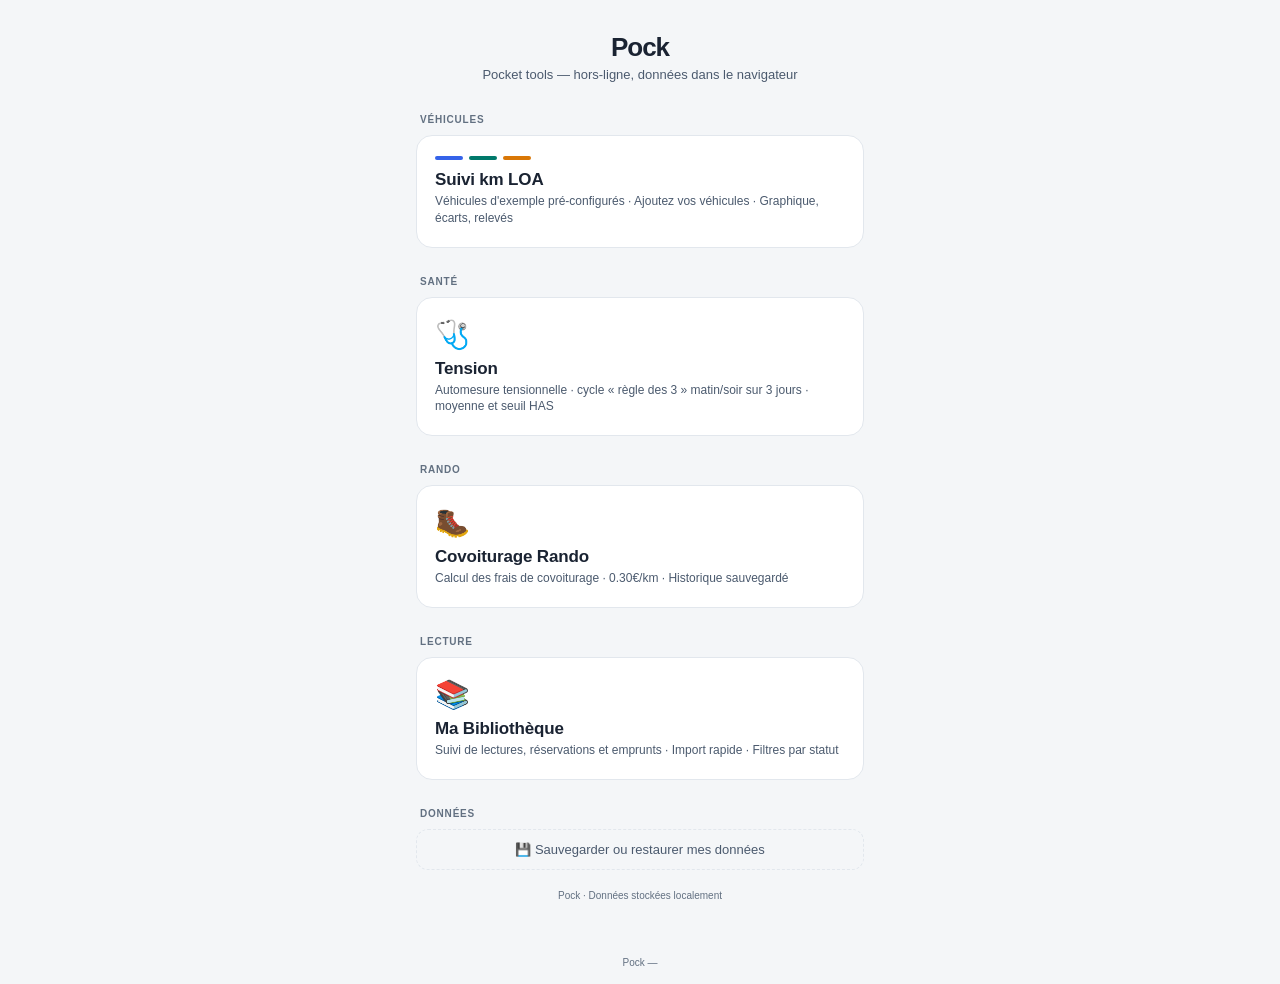
<file: index.html>
<!DOCTYPE html>
<html lang="fr">
<head>
<meta charset="UTF-8">
<meta name="viewport" content="width=device-width, initial-scale=1.0">
<title>Pock — Pocket Tools</title>
<meta name="description" content="Pock — pocket tools personnels, hors-ligne">
<meta name="theme-color" content="#1a2332" media="(prefers-color-scheme: light)">
<meta name="theme-color" content="#0c0e14" media="(prefers-color-scheme: dark)">
<meta name="apple-mobile-web-app-capable" content="yes">
<meta name="apple-mobile-web-app-status-bar-style" content="black-translucent">
<meta name="apple-mobile-web-app-title" content="Pock">
<link rel="manifest" href="manifest.json">
<link rel="icon" href="icon-192-v2.png" type="image/png">
<link rel="apple-touch-icon" href="apple-touch-icon-v2.png">
<link rel="stylesheet" href="common.css">
<style>
  .wrap { max-width:480px; width:100%; margin:0 auto; padding:32px 16px 48px; }
  h1 { font-size:26px; font-weight:700; letter-spacing:-0.04em; text-align:center; margin-bottom:4px; }
  .tagline { text-align:center; font-size:13px; color:var(--text2); margin-bottom:32px; }
  .section-label { font-size:10px; font-weight:700; text-transform:uppercase; letter-spacing:0.08em; color:var(--text3); margin-bottom:10px; padding-left:4px; }
  .cards { display:flex; flex-direction:column; gap:10px; margin-bottom:28px; }
  a.card { display:block; text-decoration:none; background:var(--surface); border:1px solid var(--border); border-radius:16px; padding:20px 18px; transition:transform .15s,box-shadow .15s; color:var(--text); }
  a.card:hover { transform:translateY(-2px); box-shadow:0 8px 24px rgba(0,0,0,.06); }
  .card-icon { font-size:28px; margin-bottom:8px; }
  .card-dots { display:flex; gap:6px; margin-bottom:10px; }
  .card-dots span { width:28px; height:4px; border-radius:2px; }
  .card-name { font-size:17px; font-weight:700; color:var(--text); margin-bottom:3px; letter-spacing:-0.01em; }
  .card-detail { font-size:12px; color:var(--text2); line-height:1.4; }

  /* Data panel */
  .data-toggle { width:100%; background:none; border:1px dashed var(--border); border-radius:12px; padding:12px; font-size:13px; color:var(--text2); cursor:pointer; font-family:var(--font-sans); display:flex; align-items:center; justify-content:center; gap:8px; transition:all .15s; }
  .data-toggle:hover { border-color:var(--text3); color:var(--text); }
  .data-panel { background:var(--surface); border:1px solid var(--border); border-radius:12px; padding:16px; margin-top:10px; animation:pockFadeIn .25s ease both; }
  .data-panel h3 { font-size:13px; font-weight:700; margin-bottom:6px; }
  .data-panel p { font-size:12px; color:var(--text2); line-height:1.5; margin-bottom:12px; }
  .data-actions { display:flex; gap:8px; flex-wrap:wrap; }
  .data-btn { flex:1; min-width:120px; padding:10px 12px; font-size:13px; font-weight:600; border-radius:8px; border:1px solid var(--border); background:var(--bg); cursor:pointer; font-family:var(--font-sans); color:var(--text); }
  .data-btn:hover { border-color:var(--text3); }
  .data-btn.primary { background:var(--accent); color:var(--on-accent); border-color:var(--accent); }
  .data-btn.primary:hover { opacity:.9; }
  .data-msg { font-size:12px; margin-top:10px; padding:8px 10px; border-radius:6px; }
  .data-msg.ok { background:#ecfdf5; color:#166534; border:1px solid #6ee7b7; }
  .data-msg.err { background:#fef2f2; color:#991b1b; border:1px solid #fca5a5; }
  .data-mode { display:flex; gap:6px; margin-top:8px; font-size:12px; color:var(--text2); }
  .data-mode label { display:flex; gap:4px; cursor:pointer; align-items:center; }
  .data-input { width:100%; padding:10px 12px; font-size:16px; border:1px solid var(--border); border-radius:8px; background:var(--bg); color:var(--text); font-family:var(--font-sans); margin-bottom:8px; }
  .sync-status { font-size:12px; color:var(--text2); margin-bottom:10px; }

  .footer { text-align:center; font-size:10px; color:var(--text3); margin-top:20px; }

  a.card { animation:pockFadeIn .35s ease both; }
  a.card:nth-child(2) { animation-delay:.06s; }

  /* Dark mode — pastels d'état illisibles sur fond sombre, dérivés en teintes
     foncées (la palette de base est gérée par common.css). */
  @media (prefers-color-scheme: dark) {
    a.card:hover { box-shadow:0 8px 24px rgba(0,0,0,.4); }
    .data-msg.ok  { background:#0e2a1f; color:#6ee7b7; border-color:#1f5e44; }
    .data-msg.err { background:#2a1416; color:#fca5a5; border-color:#5e2730; }
  }
</style>
</head>
<body>
<div class="wrap">
  <h1>Pock</h1>
  <p class="tagline">Pocket tools — hors-ligne, données dans le navigateur</p>

  <div class="section-label">Véhicules</div>
  <div class="cards">
    <a class="card" href="suivi-km-loa.html">
      <div class="card-dots" aria-hidden="true"><span style="background:#3563e9"></span><span style="background:#00796b"></span><span style="background:#d97706"></span></div>
      <div class="card-name">Suivi km LOA</div>
      <div class="card-detail">Véhicules d'exemple pré-configurés · Ajoutez vos véhicules · Graphique, écarts, relevés</div>
    </a>
  </div>

  <div class="section-label">Santé</div>
  <div class="cards">
    <a class="card" href="hta.html">
      <div class="card-icon" aria-hidden="true">🩺</div>
      <div class="card-name">Tension</div>
      <div class="card-detail">Automesure tensionnelle · cycle « règle des 3 » matin/soir sur 3 jours · moyenne et seuil HAS</div>
    </a>
  </div>

  <div class="section-label">Rando</div>
  <div class="cards">
    <a class="card" href="covoiturage-rando.html">
      <div class="card-icon" aria-hidden="true">🥾</div>
      <div class="card-name">Covoiturage Rando</div>
      <div class="card-detail">Calcul des frais de covoiturage · 0.30€/km · Historique sauvegardé</div>
    </a>
  </div>

  <div class="section-label">Lecture</div>
  <div class="cards">
    <a class="card" href="bibliotheque.html">
      <div class="card-icon" aria-hidden="true">📚</div>
      <div class="card-name">Ma Bibliothèque</div>
      <div class="card-detail">Suivi de lectures, réservations et emprunts · Import rapide · Filtres par statut</div>
    </a>
  </div>

  <div class="section-label">Données</div>
  <button class="data-toggle" id="dataToggle" aria-expanded="false" aria-controls="dataPanel">
    💾 Sauvegarder ou restaurer mes données
  </button>
  <div class="data-panel" id="dataPanel" hidden>
    <h3>Export</h3>
    <p>Télécharge un fichier JSON contenant toutes tes données (covoit, véhicules, relevés, livres). À conserver hors du navigateur.</p>
    <div class="data-actions">
      <button class="data-btn primary" id="btnExport">⬇ Télécharger l'export</button>
    </div>
    <h3 style="margin-top:16px">Import</h3>
    <p>Restaure depuis un fichier <code>pock-backup-*.json</code>.</p>
    <div class="data-mode">
      <label><input type="radio" name="importMode" value="merge" checked> Fusionner</label>
      <label><input type="radio" name="importMode" value="replace"> Remplacer tout</label>
    </div>
    <div class="data-actions" style="margin-top:10px">
      <input type="file" id="fileInput" accept="application/json,.json" style="display:none">
      <button class="data-btn" id="btnImport">⬆ Choisir un fichier</button>
    </div>
    <h3 style="margin-top:16px">Synchronisation</h3>
    <p>Optionnelle. Copie serveur personnelle (URL + token fournis par l'administrateur du serveur) : tes données sont synchronisées entre appareils et survivent à un nettoyage du navigateur. Sans configuration, rien n'est jamais envoyé nulle part.</p>
    <div class="sync-status" id="syncStatus"></div>
    <label for="syncUrl" style="font-size:12px;color:var(--text2)">URL du serveur</label>
    <input class="data-input" id="syncUrl" type="url" placeholder="https://exemple.duckdns.org" autocomplete="off">
    <label for="syncToken" style="font-size:12px;color:var(--text2)">Token</label>
    <input class="data-input" id="syncToken" type="password" placeholder="token" autocomplete="off">
    <div class="data-actions">
      <button class="data-btn primary" id="btnSyncEnable">Activer et tester</button>
      <button class="data-btn" id="btnSyncDisable">Désactiver</button>
    </div>
    <h3 style="margin-top:16px">État</h3>
    <p style="margin-bottom:6px" id="diagVersion">Version : —</p>
    <p style="margin-bottom:6px" id="diagSw">Service worker : —</p>
    <p style="margin-bottom:6px" id="diagSync">Sync : —</p>
    <p style="margin-bottom:0" id="diagStorage">Stockage : —</p>
    <div id="dataMsg"></div>
  </div>

  <div class="footer">Pock · Données stockées localement</div>
</div>
<script src="common.js"></script>
<script>
  const toggle = document.getElementById('dataToggle');
  const panel = document.getElementById('dataPanel');
  toggle.addEventListener('click', () => {
    const open = !panel.hasAttribute('hidden');
    if (open) { panel.setAttribute('hidden', ''); toggle.setAttribute('aria-expanded', 'false'); }
    else { panel.removeAttribute('hidden'); toggle.setAttribute('aria-expanded', 'true'); refreshDiag(); }
  });

  document.getElementById('btnExport').addEventListener('click', () => {
    try {
      pockExportToFile();
      showMsg('Export téléchargé.', 'ok');
    } catch (err) {
      showMsg('Erreur : ' + err.message, 'err');
    }
  });

  const fileInput = document.getElementById('fileInput');
  document.getElementById('btnImport').addEventListener('click', () => fileInput.click());
  fileInput.addEventListener('change', async () => {
    const file = fileInput.files[0];
    if (!file) return;
    const mode = document.querySelector('input[name="importMode"]:checked').value;
    const warning = mode === 'replace'
      ? 'Remplacer TOUTES les données actuelles par celles du fichier ?\n(Données actuelles perdues définitivement)'
      : 'Importer les données du fichier et les fusionner avec les données actuelles ?';
    if (!confirm(warning)) { fileInput.value = ''; return; }
    try {
      const text = await file.text();
      const count = pockImportFromJSON(text, mode);
      showMsg('✓ ' + count + ' clé' + (count > 1 ? 's' : '') + ' importée' + (count > 1 ? 's' : '') + '. Recharge une app pour voir.', 'ok');
    } catch (err) {
      showMsg('Erreur : ' + err.message, 'err');
    } finally {
      fileInput.value = '';
    }
  });

  const syncUrl = document.getElementById('syncUrl');
  const syncToken = document.getElementById('syncToken');
  function refreshSyncStatus() {
    const cfg = pockSyncConfig();
    document.getElementById('syncStatus').textContent =
      cfg ? 'Sync activée vers ' + cfg.url : 'Sync désactivée.';
    if (cfg) syncUrl.value = cfg.url;
  }
  refreshSyncStatus();

  document.getElementById('btnSyncEnable').addEventListener('click', async () => {
    const url = syncUrl.value.trim().replace(/\/+$/, '');
    const token = syncToken.value.trim();
    if (!url || !token) { showMsg('URL et token requis.', 'err'); return; }
    if (!/^https:\/\//.test(url)) { showMsg("L'URL doit être en https://", 'err'); return; }
    try {
      const resp = await fetch(url + '/pock/km', { headers: { 'Authorization': 'Bearer ' + token } });
      if (resp.status === 401) { showMsg('Token refusé par le serveur.', 'err'); return; }
      // 403 = token valide mais restreint à d'autres apps (token scoped) :
      // la sync de ses apps fonctionne, ne pas le refuser.
      if (!resp.ok && resp.status !== 404 && resp.status !== 403) { showMsg('Serveur injoignable (HTTP ' + resp.status + ').', 'err'); return; }
    } catch (err) {
      showMsg('Serveur injoignable : ' + err.message, 'err');
      return;
    }
    localStorage.setItem('pock-sync-url', url);
    localStorage.setItem('pock-sync-token', token);
    syncToken.value = '';
    refreshSyncStatus();
    showMsg('✓ Sync activée. Récupération des données…', 'ok');
    pockSyncPullAll();
  });

  document.getElementById('btnSyncDisable').addEventListener('click', () => {
    localStorage.removeItem('pock-sync-url');
    localStorage.removeItem('pock-sync-token');
    refreshSyncStatus();
    showMsg('Sync désactivée (données locales conservées).', 'ok');
  });

  // Panneau État — version dérivée du nom du cache SW (source unique,
  // pattern repris de la PWA WoL : pas de marqueur codé en dur qui drift).
  function refreshDiag() {
    if (navigator.storage && navigator.storage.persisted) {
      navigator.storage.persisted().then(p => {
        document.getElementById('diagStorage').textContent = 'Stockage : ' + (p
          ? 'persistant'
          : 'peut être effacé par le navigateur (installer l\'app sur l\'écran d\'accueil, ou activer la sync)');
      }).catch(() => {});
    }
    if (window.caches) {
      // Même parser que le pied de page (common.js) : pas de 2e tri qui drift.
      caches.keys().then(names => {
        document.getElementById('diagVersion').textContent =
          'Version : ' + (pockVersionLabel(names) || 'cache absent (offline indisponible)');
      }).catch(() => {});
    }
    if ('serviceWorker' in navigator) {
      // .catch : sous file:// (smoke test) getRegistration() rejette
      navigator.serviceWorker.getRegistration().then(reg => {
        const sw = reg && (reg.active || reg.waiting || reg.installing);
        document.getElementById('diagSw').textContent =
          'Service worker : ' + (sw ? sw.state : 'non enregistré');
      }).catch(() => {});
    } else {
      document.getElementById('diagSw').textContent = 'Service worker : API absente';
    }
    const cfg = pockSyncConfig();
    let syncTxt = 'désactivée';
    if (cfg) {
      const st = pockSyncState();
      const stamps = Object.keys(st).map(k => st[k].base).filter(Boolean);
      const last = stamps.length ? new Date(Math.max.apply(null, stamps)).toLocaleString() : 'jamais';
      const pending = Object.keys(st).filter(k => st[k].dirty);
      syncTxt = 'activée — dernière version synchronisée : ' + last
        + (pending.length ? ' — en attente d\'envoi : ' + pending.join(', ') : '');
    }
    document.getElementById('diagSync').textContent = 'Sync : ' + syncTxt;
  }
  refreshDiag();

  function showMsg(text, kind) {
    const el = document.getElementById('dataMsg');
    el.className = 'data-msg ' + kind;
    el.textContent = text;
    if (kind === 'ok') setTimeout(() => { el.className = ''; el.textContent = ''; }, 5000);
  }
</script>
</body>
</html>
</file>
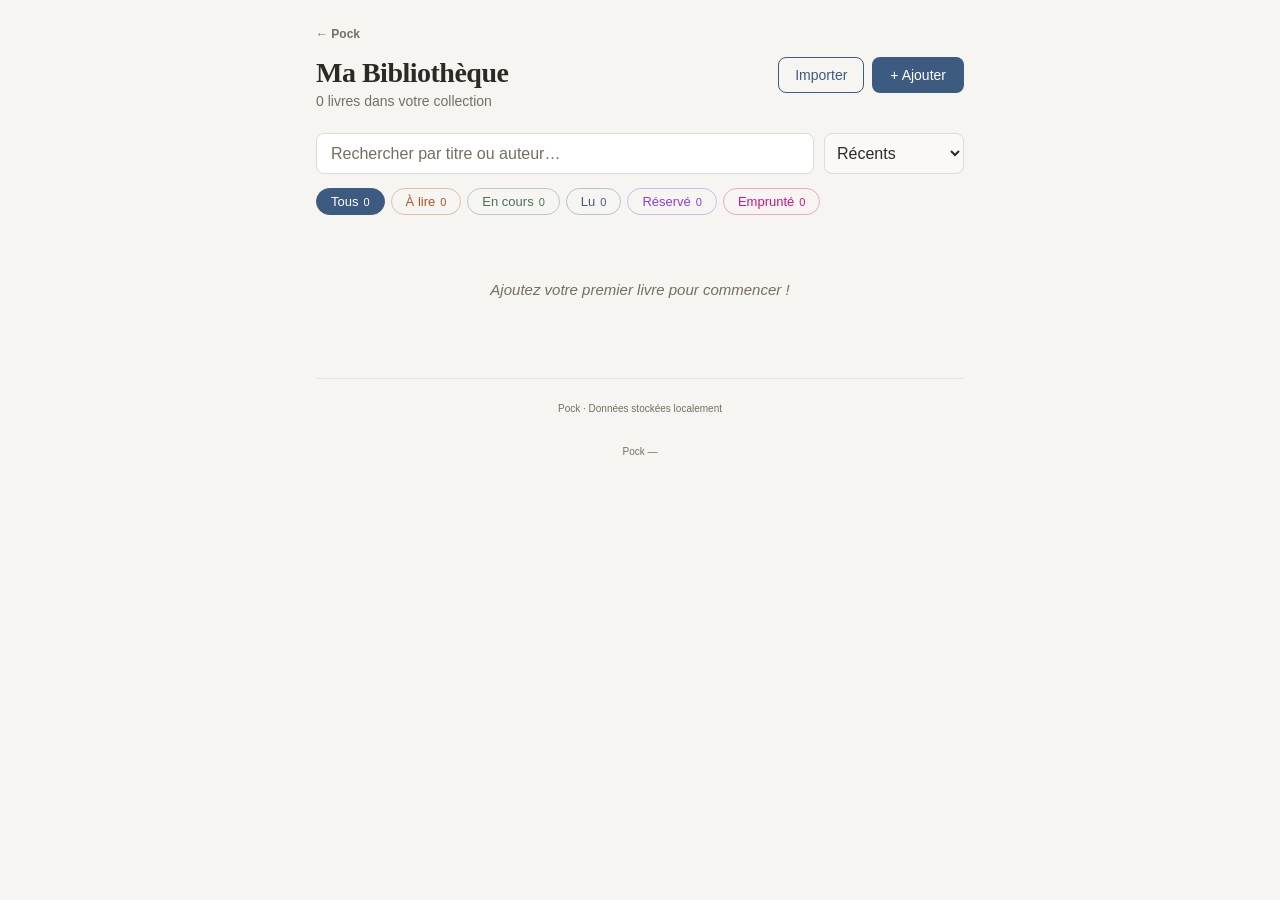
<file: bibliotheque.html>
<!DOCTYPE html>
<html lang="fr">
<head>
<meta charset="UTF-8">
<meta name="viewport" content="width=device-width, initial-scale=1.0">
<title>Ma Bibliothèque — Pock</title>
<meta name="description" content="Suivi de livres, réservations et lectures">
<meta name="theme-color" content="#3d5a80" media="(prefers-color-scheme: light)">
<meta name="theme-color" content="#14120f" media="(prefers-color-scheme: dark)">
<meta name="apple-mobile-web-app-capable" content="yes">
<meta name="apple-mobile-web-app-status-bar-style" content="black-translucent">
<meta name="apple-mobile-web-app-title" content="Biblio">
<link rel="manifest" href="manifest.json">
<link rel="icon" href="icon-192-v2.png" type="image/png">
<link rel="apple-touch-icon" href="apple-touch-icon-v2.png">
<link rel="stylesheet" href="common.css">
<style>
  :root {
    --bg: #f7f5f2; --surface: #fff; --border: #e0dbd5;
    --text: #2d2a26; --text2: #5a544e; --text3: #756e65; --text4: #766e5f;
    --blue: #3d5a80; --blue-bg: #eaf0f6;
    --accent: var(--blue);
    --on-accent: #fff;
    /* Statuts : couleur de texte AA (>= 4.6:1) sur blanc ET sur leur fond. */
    --st-to_read: #ab571e;  --st-to_read-bg: #fef3ec;
    --st-reading: #4a715c;  --st-reading-bg: #eef5f0;
    --st-read: #3d5a80;     --st-read-bg: #eaf0f6;
    --st-reserved: #8940e0; --st-reserved-bg: #f3ecfc;
    --st-borrowed: #cf1283; --st-borrowed-bg: #fdeef6;
  }
  .app { max-width: 680px; margin: 0 auto; padding: 24px 16px; }

  .header { display: flex; justify-content: space-between; align-items: flex-start; margin-bottom: 24px; gap: 12px; flex-wrap: wrap; }
  .title { font-family: var(--font-serif); font-size: 28px; font-weight: 700; letter-spacing: -0.5px; }
  .subtitle { font-size: 14px; color: var(--text3); margin-top: 4px; font-weight: 400; }
  .header-actions { display: flex; gap: 8px; }

  .btn { border: none; border-radius: 8px; cursor: pointer; font-family: var(--font-sans); transition: opacity .15s; font-size: 14px; font-weight: 500; }
  .btn:hover { opacity: .85; }
  .btn-primary { background: var(--blue); color: var(--on-accent); padding: 10px 18px; }
  .btn-secondary { background: transparent; color: var(--blue); border: 1.5px solid var(--blue); padding: 9px 16px; border-radius: 8px; cursor: pointer; font-size: 14px; font-weight: 500; font-family: var(--font-sans); }
  .btn-ghost { background: none; border: none; color: var(--text3); font-size: 14px; cursor: pointer; padding: 10px 14px; font-family: var(--font-sans); }
  .btn-danger { background: none; border: none; color: #c0392b; font-size: 13px; cursor: pointer; padding: 8px 0; font-family: var(--font-sans); }
  .btn-icon { background: none; border: none; color: var(--text3); font-size: 16px; cursor: pointer; padding: 6px 10px; border-radius: 6px; }
  .btn-icon:hover { background: #f0ede9; }
  .btn-icon.del:hover { color: #c0392b; }

  .form-card { background: var(--surface); border-radius: 12px; padding: 20px; margin-bottom: 20px; box-shadow: 0 2px 12px rgba(0,0,0,0.06); animation: slideIn .25s ease; }
  .form-title { font-family: var(--font-serif); font-size: 18px; margin-bottom: 14px; }
  .form-grid { display: grid; grid-template-columns: 1fr 1fr; gap: 10px; }
  .form-actions { display: flex; justify-content: flex-end; gap: 8px; margin-top: 14px; }

  input, textarea, select { font-family: var(--font-sans); font-size: 16px; padding: 10px 12px; border: 1.5px solid var(--border); border-radius: 8px; background: #faf9f7; color: var(--text); outline: none; transition: border .2s; }
  input:focus, textarea:focus, select:focus { border-color: var(--blue); }
  textarea { width: 100%; resize: vertical; }
  ::placeholder { color: var(--text4); }

  .hint { font-size: 13px; color: var(--text3); margin-bottom: 10px; line-height: 1.5; }

  .controls { display: flex; gap: 10px; margin-bottom: 14px; }
  /* min-width: 0 — sans lui, la taille intrinsèque de l'input (placeholder)
     empêche le rétrécissement et pousse le select de tri hors du viewport
     (constaté ≤390px, fix 2026-06-12). */
  .search-input { flex: 1; min-width: 0; padding: 10px 14px; border: 1.5px solid var(--border); border-radius: 8px; font-size: 16px; background: var(--surface); }
  .sort-select { width: 140px; font-size: 16px; padding: 10px 8px; }

  .pills { display: flex; gap: 6px; flex-wrap: wrap; margin-bottom: 18px; }
  .pill { background: transparent; border: 1.5px solid var(--border); border-radius: 20px; padding: 5px 14px; font-size: 13px; cursor: pointer; font-weight: 500; color: var(--text2); transition: all .2s; display: flex; align-items: center; gap: 5px; font-family: var(--font-sans); }
  .pill.active { background: var(--blue); color: var(--on-accent); border-color: var(--blue); }
  .pill-count { font-size: 11px; }

  .book-list { display: flex; flex-direction: column; gap: 8px; }
  .empty { text-align: center; padding: 48px 16px; color: var(--text4); font-size: 15px; font-style: italic; }

  .book-card { background: var(--surface); border-radius: 10px; padding: 14px 16px; box-shadow: 0 1px 6px rgba(0,0,0,0.04); animation: pockFadeIn .3s ease both; }
  .book-main { display: flex; align-items: flex-start; gap: 12px; }
  .status-dot { width: 10px; height: 10px; border-radius: 50%; margin-top: 6px; flex-shrink: 0; }
  .book-info { flex: 1; min-width: 0; }
  .book-title { font-size: 15px; font-weight: 600; line-height: 1.3; font-family: var(--font-serif); }
  .book-author { font-size: 13px; color: var(--text2); margin-top: 2px; font-style: italic; }
  .book-note { font-size: 12px; color: var(--text3); margin-top: 4px; }
  .badge { font-size: 11px; font-weight: 600; padding: 3px 10px; border-radius: 12px; white-space: nowrap; flex-shrink: 0; }
  .book-actions { display: flex; align-items: center; gap: 4px; margin-top: 8px; padding-left: 22px; }
  .mini-select { padding: 4px 8px; border: 1px solid var(--border); border-radius: 6px; font-size: 16px; background: #faf9f7; cursor: pointer; }

  .footer { text-align: center; margin-top: 32px; padding-top: 16px; border-top: 1px solid #e8e4df; }
  .footer-text { font-size: 10px; color: var(--text4); margin-top: 8px; }

  @keyframes slideIn { from { opacity: 0; transform: translateY(-8px); } to { opacity: 1; transform: translateY(0); } }

  @media (max-width: 480px) {
    .form-grid { grid-template-columns: 1fr; }
    .header { flex-direction: column; }
  }

  /* Dark mode auto — override palette beige + classes à couleurs en dur.
     Les badges de statut (pastels injectés en JS, l.~199) restent des chips
     clairs lisibles sur fond sombre, volontairement non modifiés. */
  @media (prefers-color-scheme: dark) {
    :root {
      --bg: #14120f; --surface: #1d1a16; --border: #322d27;
      --text: #ece8e2; --text2: #b3aaa0; --text3: #91887e; --text4: #8e8375;
      --blue: #6f93c0; --blue-bg: #1a2230;
      --on-accent: #14120f;
      --st-to_read: #e8a87c; --st-reading: #5e8f76; --st-read: #6286b4;
      --st-reserved: #a268e7; --st-borrowed: #f15bb5;
      --st-to_read-bg:  color-mix(in srgb, var(--st-to_read) 14%, var(--surface));
      --st-reading-bg:  color-mix(in srgb, var(--st-reading) 14%, var(--surface));
      --st-read-bg:     color-mix(in srgb, var(--st-read) 14%, var(--surface));
      --st-reserved-bg: color-mix(in srgb, var(--st-reserved) 14%, var(--surface));
      --st-borrowed-bg: color-mix(in srgb, var(--st-borrowed) 14%, var(--surface));
    }
    .btn-danger, .btn-icon.del:hover { color: #e06a5d; }
    .btn-icon:hover { background: rgba(255,255,255,.06); }
    input, textarea, select, .mini-select { background: #211d18; }
    .footer { border-top-color: var(--border); }
  }
</style>
</head>
<body>
<div class="app" id="app"></div>
<script src="common.js"></script>
<script>
const STATUSES = {
  // Couleurs par thème : tokens --st-* du <style> (clair/sombre).
  to_read: { label: "À lire", color: "var(--st-to_read)", bg: "var(--st-to_read-bg)" },
  reading: { label: "En cours", color: "var(--st-reading)", bg: "var(--st-reading-bg)" },
  read: { label: "Lu", color: "var(--st-read)", bg: "var(--st-read-bg)" },
  reserved: { label: "Réservé", color: "var(--st-reserved)", bg: "var(--st-reserved-bg)" },
  borrowed: { label: "Emprunté", color: "var(--st-borrowed)", bg: "var(--st-borrowed-bg)" },
};
const STORAGE_KEY = "pock-biblio-books";

let books = JSON.parse(localStorage.getItem(STORAGE_KEY) || "[]");
let search = "";
let filterStatus = "all";
let sortBy = "date";
let showAdd = false;
let showImport = false;
let editingId = null;
let form = { title: "", author: "", note: "", status: "to_read" };

function save() { localStorage.setItem(STORAGE_KEY, JSON.stringify(books)); }

function parseImport(text) {
  const PRIMARY_SEP = /\t|\s*[;|]\s*/;          // tab, ;, |
  const DASH_SEP = /\s+[–—-]+\s+/;              // tiret entouré d'espaces seulement
  return text.split("\n").filter(l => l.trim()).map(line => {
    let parts = line.split(PRIMARY_SEP).map(s => s.trim()).filter(Boolean);
    if (parts.length === 1) parts = line.split(DASH_SEP).map(s => s.trim()).filter(Boolean);
    if (parts.length >= 2) return { title: parts[0], author: parts[1], note: parts.slice(2).join(" ") };
    if (parts.length === 1) return { title: parts[0], author: "", note: "" };
    return null;
  }).filter(Boolean);
}

function render() {
  const q = search.toLowerCase();
  const filtered = books
    .filter(b => {
      if (filterStatus !== "all" && b.status !== filterStatus) return false;
      if (q && !b.title.toLowerCase().includes(q) && !(b.author||"").toLowerCase().includes(q)) return false;
      return true;
    })
    .sort((a, b) => {
      if (sortBy === "title") return a.title.localeCompare(b.title, "fr");
      if (sortBy === "author") return (a.author||"").localeCompare(b.author||"", "fr");
      // Date: récents d'abord. Tri stable par id en cas d'égalité (batch import).
      const dateDiff = (b.addedAt || 0) - (a.addedAt || 0);
      return dateDiff !== 0 ? dateDiff : String(b.id || '').localeCompare(String(a.id || ''));
    });

  const counts = { all: books.length };
  Object.keys(STATUSES).forEach(k => { counts[k] = books.filter(b => b.status === k).length; });

  // Form HTML
  let formHtml = '';
  if (showAdd || editingId) {
    formHtml = `<div class="form-card">
      <div class="form-title">${editingId ? 'Modifier' : 'Nouveau livre'}</div>
      <div class="form-grid">
        <input id="fTitle" placeholder="Titre" value="${esc(form.title)}">
        <input id="fAuthor" placeholder="Auteur" value="${esc(form.author)}">
        <select id="fStatus" aria-label="Statut">${Object.entries(STATUSES).map(([k,v]) => `<option value="${k}" ${form.status===k?'selected':''}>${v.label}</option>`).join('')}</select>
        <input id="fNote" placeholder="Note (optionnel)" value="${esc(form.note)}">
      </div>
      <div class="form-actions">
        <button class="btn-ghost" onclick="closeForm()">Annuler</button>
        <button class="btn btn-primary" onclick="${editingId ? 'doUpdate()' : 'doAdd()' }">${editingId ? 'Enregistrer' : 'Ajouter'}</button>
      </div>
    </div>`;
  }

  let importHtml = '';
  if (showImport) {
    importHtml = `<div class="form-card">
      <div class="form-title">Importer des livres</div>
      <p class="hint">Collez un extrait : un livre par ligne, séparé par tabulation, point-virgule ou tiret.<br>Format : <em>Titre ; Auteur ; Note</em></p>
      <textarea id="importArea" rows="6" placeholder="L'Étranger ; Albert Camus&#10;Le Petit Prince ; Saint-Exupéry"></textarea>
      <div class="form-actions">
        <button class="btn-ghost" onclick="showImport=false;render()">Annuler</button>
        <button class="btn btn-primary" onclick="doImport()">Importer</button>
      </div>
    </div>`;
  }

  // Pills
  const pillsHtml = `<button class="pill ${filterStatus==='all'?'active':''}" onclick="setFilter('all')">Tous <span class="pill-count">${counts.all}</span></button>` +
    Object.entries(STATUSES).map(([k,v]) => {
      const isActive = filterStatus === k;
      const style = isActive ? `background:${v.color};border-color:${v.color};color:var(--on-accent)` : `color:${v.color};border-color:color-mix(in srgb, ${v.color} 33%, transparent)`;
      return `<button class="pill ${isActive?'active':''}" style="${style}" onclick="setFilter('${k}')">${v.label} <span class="pill-count">${counts[k]||0}</span></button>`;
    }).join('');

  // Books
  let booksHtml = '';
  if (filtered.length === 0) {
    booksHtml = `<div class="empty">${books.length === 0 ? "Ajoutez votre premier livre pour commencer !" : "Aucun résultat."}</div>`;
  } else {
    booksHtml = filtered.map(book => {
      const s = STATUSES[book.status] || STATUSES.to_read;
      const safeTitle = esc(book.title);
      return `<div class="book-card">
        <div class="book-main">
          <div class="status-dot" style="background:${s.color}" aria-hidden="true"></div>
          <div class="book-info">
            <div class="book-title">${safeTitle}</div>
            ${book.author ? `<div class="book-author">${esc(book.author)}</div>` : ''}
            ${book.note ? `<div class="book-note">${esc(book.note)}</div>` : ''}
          </div>
          <span class="badge" style="background:${s.bg};color:${s.color}">${s.label}</span>
        </div>
        <div class="book-actions">
          <select class="mini-select" aria-label="Changer le statut de ${safeTitle}" onchange="changeStatus('${book.id}',this.value)">${Object.entries(STATUSES).map(([k,v]) => `<option value="${k}" ${book.status===k?'selected':''}>${v.label}</option>`).join('')}</select>
          <button class="btn-icon" aria-label="Modifier ${safeTitle}" title="Modifier" onclick="startEdit('${book.id}')">✎</button>
          <button class="btn-icon del" aria-label="Supprimer ${safeTitle}" title="Supprimer" onclick="deleteBook('${book.id}')">✕</button>
        </div>
      </div>`;
    }).join('');
  }

  document.getElementById("app").innerHTML = `
    <a class="pock-back" href="index.html">← Pock</a>
    <div class="header">
      <div>
        <div class="title">Ma Bibliothèque</div>
        <div class="subtitle">${books.length} livre${books.length !== 1 ? 's' : ''} dans votre collection</div>
      </div>
      <div class="header-actions">
        <button class="btn-secondary" onclick="openImport()">Importer</button>
        <button class="btn btn-primary" onclick="openAdd()">+ Ajouter</button>
      </div>
    </div>
    ${formHtml}
    ${importHtml}
    <div class="controls">
      <input class="search-input" id="searchInput" placeholder="Rechercher par titre ou auteur…" value="${esc(search)}" aria-label="Rechercher">
      <select class="sort-select" id="sortSelect" aria-label="Trier">
        <option value="date" ${sortBy==='date'?'selected':''}>Récents</option>
        <option value="title" ${sortBy==='title'?'selected':''}>Titre A→Z</option>
        <option value="author" ${sortBy==='author'?'selected':''}>Auteur A→Z</option>
      </select>
    </div>
    <div class="pills">${pillsHtml}</div>
    <div class="book-list">${booksHtml}</div>
    ${books.length > 0 ? `<div class="footer"><button class="btn-danger" onclick="resetAll()">Tout supprimer</button><div class="footer-text">Pock · Données stockées localement</div></div>` : '<div class="footer"><div class="footer-text">Pock · Données stockées localement</div></div>'}
  `;

  // Bind search & sort (preserve cursor position on search)
  const si = document.getElementById("searchInput");
  if (si) si.addEventListener("input", e => {
    const pos = e.target.selectionStart;
    search = e.target.value;
    render();
    const n = document.getElementById("searchInput");
    if (n) { n.focus(); try { n.setSelectionRange(pos, pos); } catch(_){} }
  });
  const ss = document.getElementById("sortSelect");
  if (ss) ss.addEventListener("change", e => { sortBy = e.target.value; render(); });
}

function openAdd() { showAdd = true; showImport = false; editingId = null; form = { title: "", author: "", note: "", status: "to_read" }; render(); }
function openImport() { showImport = true; showAdd = false; editingId = null; render(); }
function closeForm() { showAdd = false; editingId = null; render(); }

function readForm() {
  return {
    title: (document.getElementById("fTitle")?.value || "").trim(),
    author: (document.getElementById("fAuthor")?.value || "").trim(),
    note: (document.getElementById("fNote")?.value || "").trim(),
    status: document.getElementById("fStatus")?.value || "to_read",
  };
}

function doAdd() {
  const f = readForm();
  if (!f.title) return;
  books.push({ id: genId(), ...f, addedAt: Date.now() });
  save(); showAdd = false; render();
}

function doUpdate() {
  const f = readForm();
  if (!f.title) return;
  books = books.map(b => b.id === editingId ? { ...b, ...f } : b);
  save(); editingId = null; render();
}

function startEdit(id) {
  const book = books.find(b => b.id === id);
  if (!book) return;
  editingId = id;
  form = { title: book.title, author: book.author || "", note: book.note || "", status: book.status };
  showAdd = false; showImport = false; render();
}

function deleteBook(id) {
  const book = books.find(b => b.id === id);
  if (!book) return;
  if (!confirm(`Supprimer « ${book.title} » ?`)) return;
  books = books.filter(b => b.id !== id);
  save(); render();
}

function changeStatus(id, status) {
  books = books.map(b => b.id === id ? { ...b, status } : b);
  save(); render();
}

function doImport() {
  const text = document.getElementById("importArea")?.value || "";
  const parsed = parseImport(text);
  if (!parsed.length) return;
  // Stagger addedAt by 1ms per entry so date sort is deterministic after batch import
  const base = Date.now();
  parsed.forEach((b, i) => books.push({ status: "to_read", addedAt: base + i, ...b, id: genId() }));
  save(); showImport = false; render();
}

function setFilter(s) { filterStatus = s; render(); }

function resetAll() {
  if (!confirm("Supprimer tous les livres ?")) return;
  books = [];
  localStorage.removeItem(STORAGE_KEY);
  render();
}

render();
</script>
</body>
</html>
</file>
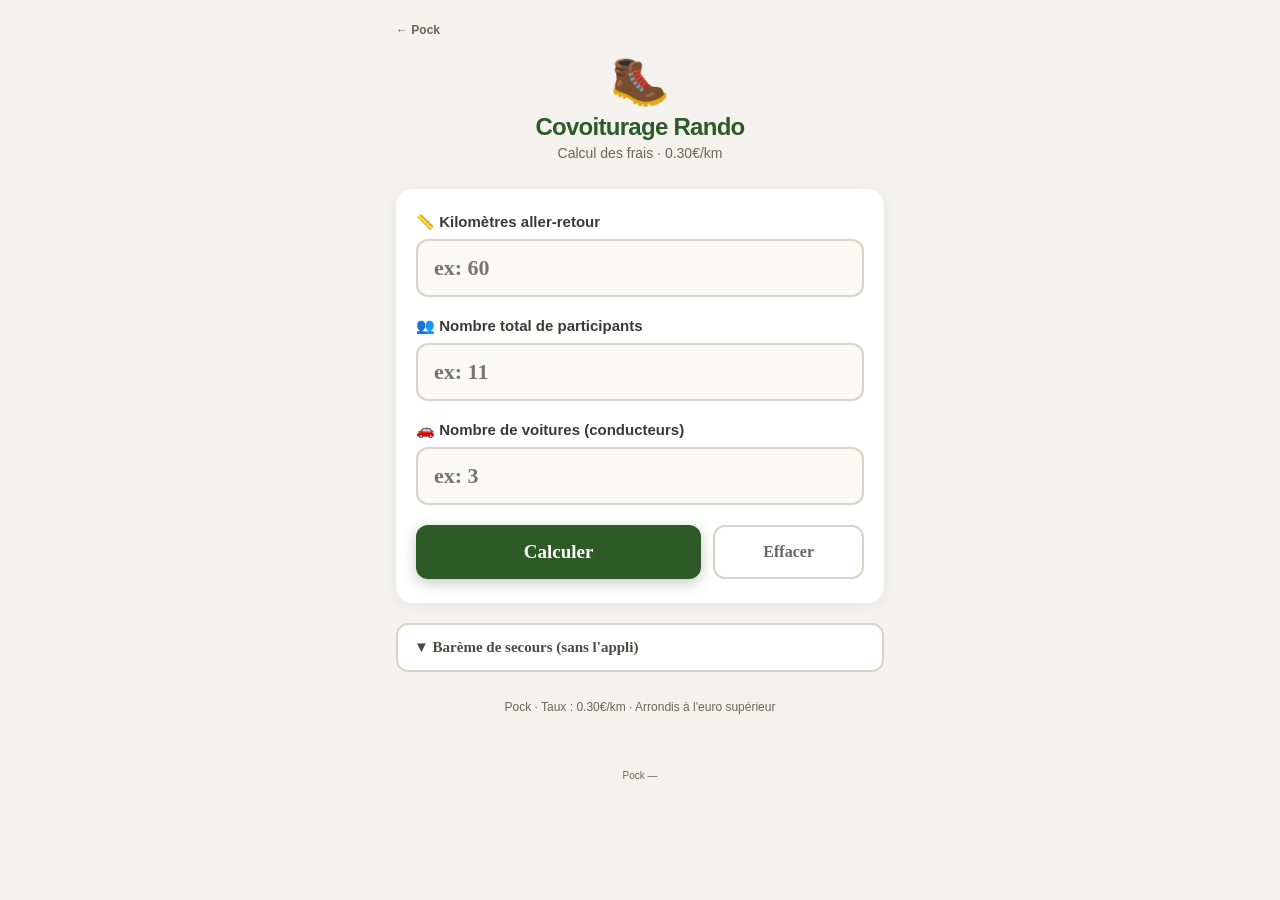
<file: covoiturage-rando.html>
<!DOCTYPE html>
<html lang="fr">
<head>
<meta charset="UTF-8">
<meta name="viewport" content="width=device-width, initial-scale=1.0">
<title>Covoiturage Rando — Pock</title>
<meta name="description" content="Calcul des frais de covoiturage pour les randonnées">
<meta name="theme-color" content="#2d5a27" media="(prefers-color-scheme: light)">
<meta name="theme-color" content="#0f120e" media="(prefers-color-scheme: dark)">
<meta name="apple-mobile-web-app-capable" content="yes">
<meta name="apple-mobile-web-app-status-bar-style" content="black-translucent">
<meta name="apple-mobile-web-app-title" content="Covoit Rando">
<link rel="manifest" href="manifest.json">
<link rel="icon" href="icon-192-v2.png" type="image/png">
<link rel="apple-touch-icon" href="apple-touch-icon-v2.png">
<link rel="stylesheet" href="common.css">
<style>
  :root {
    --bg: #f3f2ee; --surface: #fff; --border: #d8d4ca;
    --text: #2c2c2c; --text2: #4a4a42; --text3: #6a675a;
    --green: #2d5a27; --green-bg: #f0f7ef; --green-border: #c8ddc5;
    --danger: #c0392b; --danger-bg: #fdf0ef;
    --accent: var(--green);
  }
  .app { max-width: 520px; margin: 0 auto; padding: 20px 16px 40px; }
  .header { text-align: center; margin-bottom: 28px; }
  .icon { font-size: 48px; margin-bottom: 4px; }
  .title { font-size: 24px; font-weight: 700; color: var(--green); letter-spacing: -0.03em; margin-bottom: 4px; }
  .subtitle { font-size: 14px; color: var(--text3); }
  .card { background: var(--surface); border-radius: 16px; padding: 24px 20px; box-shadow: 0 2px 12px rgba(0,0,0,0.06); margin-bottom: 20px; }
  .input-group { margin-bottom: 20px; }
  .input-group label { display: block; font-size: 15px; font-weight: 600; margin-bottom: 8px; color: #3a3a35; }
  .input-group input { width: 100%; padding: 14px 16px; font-size: 22px; font-weight: 700; border: 2px solid var(--border); border-radius: 12px; background: #faf9f6; color: var(--text); font-family: var(--font-serif); outline: none; transition: border-color .2s; }
  .input-group input:focus { border-color: var(--green); }
  .error { font-size: 14px; color: var(--danger); margin: 0 0 12px; padding: 8px 12px; background: var(--danger-bg); border-radius: 8px; }
  .btn-row { display: flex; gap: 12px; margin-top: 8px; }
  .btn { border: none; border-radius: 12px; cursor: pointer; font-family: var(--font-serif); transition: all .15s; }
  .btn:hover { opacity: .88; }
  .btn-primary { flex: 2; padding: 16px 20px; font-size: 19px; font-weight: 700; background: var(--green); color: var(--on-accent); box-shadow: 0 4px 14px rgba(45,90,39,0.3); }
  .btn-primary:disabled { background: var(--border); color: #999; box-shadow: none; cursor: default; }
  .btn-secondary { flex: 1; padding: 16px 12px; font-size: 16px; font-weight: 600; border: 2px solid var(--border); background: #fff; color: #666; border-radius: 12px; cursor: pointer; font-family: var(--font-serif); }
  .result-card { background: var(--surface); border-radius: 16px; padding: 24px 20px; box-shadow: 0 2px 16px rgba(45,90,39,0.1); border: 2px solid var(--green); margin-bottom: 20px; }
  .result-title { font-size: 20px; font-weight: 700; color: var(--green); text-align: center; margin-bottom: 20px; }
  .big-result { background: var(--green-bg); border-radius: 14px; padding: 20px 16px; margin-bottom: 20px; }
  .big-item { text-align: center; display: flex; flex-direction: column; align-items: center; gap: 4px; }
  .big-label { font-size: 15px; color: var(--text2); font-weight: 600; }
  .big-amount { font-size: 42px; font-weight: 700; color: var(--text); line-height: 1.1; font-family: var(--font-mono); }
  .big-amount-green { font-size: 42px; font-weight: 700; color: var(--green); line-height: 1.1; font-family: var(--font-mono); }
  .net-note { font-size: 13px; color: var(--text2); font-style: italic; }
  .result-divider { height: 1px; background: var(--green-border); margin: 16px 0; }
  .detail-box { background: #f8f7f4; border-radius: 12px; padding: 16px 14px; margin-bottom: 16px; }
  .detail-heading { font-size: 13px; font-weight: 700; text-transform: uppercase; letter-spacing: 0.06em; color: var(--text2); margin-bottom: 12px; }
  .detail-row { display: flex; justify-content: space-between; align-items: center; padding: 6px 0; font-size: 14px; color: #4a4a45; border-bottom: 1px solid #eae8e2; flex-wrap: wrap; gap: 4px; }
  .detail-row:last-child { border-bottom: none; }
  .detail-val { font-weight: 600; color: var(--text); text-align: right; }
  .surplus-row { color: var(--green); font-weight: 600; border-bottom: none; }
  .save-btn { width: 100%; padding: 12px; font-size: 16px; font-weight: 600; border-radius: 10px; border: 2px solid var(--border); background: #fff; color: #4a4a45; cursor: pointer; font-family: var(--font-serif); }
  .save-btn:hover { background: #f8f7f4; }
  .tier-section { margin-bottom: 20px; }
  .tier-toggle { width: 100%; padding: 14px 16px; font-size: 15px; font-weight: 600; border-radius: 12px; border: 2px solid var(--border); background: #fff; color: var(--text2); cursor: pointer; font-family: var(--font-serif); text-align: left; }
  .tier-card { background: #fff; border-radius: 0 0 12px 12px; padding: 16px; border: 2px solid var(--border); border-top: none; }
  .tier-note { font-size: 13px; color: var(--text3); font-style: italic; margin-bottom: 12px; line-height: 1.5; }
  .tier-table { border-radius: 10px; overflow: hidden; border: 1px solid #e0ddd6; }
  .tier-header { display: flex; background: var(--green); color: var(--on-accent); }
  .tier-header-cell { flex: 1; padding: 10px 14px; font-size: 14px; font-weight: 700; text-align: center; }
  .tier-row { display: flex; }
  .tier-row:nth-child(even) { background: #f8f7f4; }
  .tier-cell { flex: 1; padding: 10px 14px; font-size: 15px; text-align: center; }
  .history { background: var(--surface); border-radius: 16px; padding: 20px 16px; box-shadow: 0 2px 12px rgba(0,0,0,0.06); margin-bottom: 20px; }
  .history-title { font-size: 18px; font-weight: 700; margin-bottom: 14px; color: #3a3a35; }
  .history-item { padding: 10px 0; border-bottom: 1px solid #eae8e2; }
  .history-item:last-of-type { border-bottom: none; }
  .history-date { font-size: 13px; color: var(--text3); font-weight: 600; }
  .history-detail { font-size: 14px; color: #3a3a35; margin-top: 2px; }
  .history-clear { margin-top: 12px; padding: 8px 14px; font-size: 14px; border: 1px solid var(--border); border-radius: 8px; background: transparent; color: var(--text3); cursor: pointer; font-family: var(--font-serif); }
  .footer { text-align: center; font-size: 12px; color: var(--text3); padding: 8px 0; }
  .card, .result-card, .history { animation: pockFadeIn .35s ease both; }

  /* Dark mode auto — override palette + classes à couleurs en dur */
  @media (prefers-color-scheme: dark) {
    :root {
      --bg: #0f120e; --surface: #181c16; --border: #2c3128;
      --text: #e6e8e2; --text2: #aab0a2; --text3: #8b907f;
      --green: #6fae66; --green-bg: #18251a; --green-border: #2f5e2a;
      --danger: #e06a5d; --danger-bg: #2a1614;
    }
    .input-group label { color: var(--text); }
    .input-group input { background: #20251c; }
    .btn-primary { box-shadow: 0 4px 14px rgba(0,0,0,.4); }
    .btn-primary:disabled { color: var(--text3); }
    .btn-secondary { background: var(--surface); color: var(--text2); }
    .detail-box { background: #20251c; }
    .detail-row { color: var(--text2); border-bottom-color: var(--border); }
    .save-btn { background: var(--surface); color: var(--text2); }
    .save-btn:hover { background: #20251c; }
    .tier-toggle, .tier-card { background: var(--surface); }
    .tier-table { border-color: var(--border); }
    .tier-row:nth-child(even) { background: rgba(255,255,255,.03); }
    .history-title, .history-detail { color: var(--text); }
    .history-item { border-bottom-color: var(--border); }
    .history-clear { color: var(--text3); }
  }
</style>
</head>
<body>
<div class="app" id="app"></div>
<script src="common.js"></script>
<script>
const RATE = 0.30;
const TIERS = [{min:0,max:10,amount:1},{min:11,max:20,amount:2},{min:21,max:40,amount:3},{min:41,max:60,amount:4},{min:61,max:80,amount:5},{min:81,max:100,amount:6},{min:101,max:130,amount:7}];
const HISTORY_KEY = "pock-covoit-history";

let history = JSON.parse(localStorage.getItem(HISTORY_KEY) || "[]");
let result = null;
let showTiers = false;
let formKm = "", formPart = "", formDriv = "";
let errorMsg = "";

function saveHistory() { localStorage.setItem(HISTORY_KEY, JSON.stringify(history)); }

function calc(km, p, d) {
  if (!km || !p || !d || p < d || d < 1 || km < 1) return null;
  const rawReimb = km * RATE;
  const reimbPerDriver = Math.ceil(rawReimb);
  const totalCost = d * reimbPerDriver;
  const rawPP = totalCost / p;
  const perPerson = Math.ceil(rawPP);
  const totalCollected = perPerson * p;
  return { km, participants: p, drivers: d, passengers: p - d, rawReimb: rawReimb.toFixed(2), reimbPerDriver, totalCost, rawPerPerson: rawPP.toFixed(2), perPerson, totalCollected, surplus: totalCollected - totalCost, driverNet: reimbPerDriver - perPerson };
}

function render() {
  const r = result;

  document.getElementById("app").innerHTML = `
    <a class="pock-back" href="index.html">← Pock</a>
    <div class="header">
      <div class="icon" aria-hidden="true">🥾</div>
      <div class="title">Covoiturage Rando</div>
      <div class="subtitle">Calcul des frais · ${RATE.toFixed(2)}€/km</div>
    </div>
    <div class="card">
      <div class="input-group"><label for="inKm">📏 Kilomètres aller-retour</label><input type="text" inputmode="numeric" pattern="[0-9]*" id="inKm" value="${esc(formKm)}" placeholder="ex: 60"></div>
      <div class="input-group"><label for="inPart">👥 Nombre total de participants</label><input type="text" inputmode="numeric" pattern="[0-9]*" id="inPart" value="${esc(formPart)}" placeholder="ex: 11"></div>
      <div class="input-group"><label for="inDriv">🚗 Nombre de voitures (conducteurs)</label><input type="text" inputmode="numeric" pattern="[0-9]*" id="inDriv" value="${esc(formDriv)}" placeholder="ex: 3"></div>
      ${errorMsg ? `<p class="error" role="alert">⚠️ ${esc(errorMsg)}</p>` : ''}
      <div class="btn-row">
        <button class="btn btn-primary" onclick="doCalc()">Calculer</button>
        <button class="btn-secondary" onclick="doReset()">Effacer</button>
      </div>
    </div>
    ${r ? `
    <div class="result-card">
      <div class="result-title">Résultat</div>
      <div class="big-result">
        <div class="big-item"><span class="big-label">Chaque participant paye</span><span class="big-amount">${r.perPerson}€</span></div>
        <div class="result-divider"></div>
        <div class="big-item"><span class="big-label">Chaque conducteur reçoit</span><span class="big-amount-green">${r.reimbPerDriver}€</span><span class="net-note">(net après sa part : ${r.driverNet}€)</span></div>
      </div>
      <div class="detail-box">
        <div class="detail-heading">Détail</div>
        <div class="detail-row"><span>Trajet aller-retour</span><span class="detail-val">${r.km} km</span></div>
        <div class="detail-row"><span>Participants</span><span class="detail-val">${r.participants} (${r.drivers} conducteur${r.drivers>1?'s':''} + ${r.passengers} passager${r.passengers>1?'s':''})</span></div>
        <div class="detail-row"><span>Remboursement par voiture</span><span class="detail-val">${r.km} × ${RATE.toFixed(2)}€ = ${r.rawReimb}€ → <strong>${r.reimbPerDriver}€</strong></span></div>
        <div class="detail-row"><span>Coût total</span><span class="detail-val">${r.drivers} × ${r.reimbPerDriver}€ = ${r.totalCost}€</span></div>
        <div class="detail-row"><span>Part par personne</span><span class="detail-val">${r.totalCost}€ ÷ ${r.participants} = ${r.rawPerPerson}€ → <strong>${r.perPerson}€</strong></span></div>
        <div class="detail-row"><span>Total collecté</span><span class="detail-val">${r.participants} × ${r.perPerson}€ = ${r.totalCollected}€</span></div>
        ${r.surplus > 0 ? `<div class="detail-row surplus-row"><span>Excédent (caisse du club)</span><span class="detail-val">+${r.surplus}€</span></div>` : ''}
      </div>
      <button class="save-btn" onclick="doSave()">💾 Enregistrer dans l'historique</button>
    </div>` : ''}
    <div class="tier-section">
      <button class="tier-toggle" onclick="toggleTiers()" aria-expanded="${showTiers}" aria-controls="tierCard">${showTiers ? '▲' : '▼'} Barème de secours (sans l'appli)</button>
      ${showTiers ? `<div class="tier-card" id="tierCard"><p class="tier-note">Ce barème simplifié suppose ~4 personnes par voiture.<br>Préférez le calcul exact ci-dessus quand possible.</p><div class="tier-table"><div class="tier-header"><span class="tier-header-cell">Distance A/R</span><span class="tier-header-cell">Par personne</span></div>${TIERS.map(t=>`<div class="tier-row"><span class="tier-cell">${t.min} – ${t.max} km</span><span class="tier-cell" style="font-weight:700">${t.amount}€</span></div>`).join('')}</div></div>` : ''}
    </div>
    ${history.length > 0 ? `<div class="history"><div class="history-title">📋 Historique</div>${history.map(h=>`<div class="history-item"><div class="history-date">${esc(h.date)}</div><div class="history-detail">${esc(h.km)}km · ${esc(h.participants)} pers. · ${esc(h.drivers)} voit. → <strong>${esc(h.perPerson)}€/pers</strong> · <strong>${esc(h.reimbPerDriver)}€/conducteur</strong></div></div>`).join('')}<button class="history-clear" onclick="clearHistory()">Vider l'historique</button></div>` : ''}
    <div class="footer">Pock · Taux : ${RATE.toFixed(2)}€/km · Arrondis à l'euro supérieur</div>
  `;
  bindInput("inKm", v => { formKm = v; result = null; });
  bindInput("inPart", v => { formPart = v; result = null; });
  bindInput("inDriv", v => { formDriv = v; result = null; });
}

function syncForm() {
  const km = document.getElementById("inKm");
  const part = document.getElementById("inPart");
  const driv = document.getElementById("inDriv");
  if (km) formKm = km.value;
  if (part) formPart = part.value;
  if (driv) formDriv = driv.value;
}

function bindInput(id, setter) {
  const el = document.getElementById(id);
  if (!el) return;
  el.addEventListener("input", e => { setter(e.target.value); });
}

function doCalc() {
  syncForm();
  // Detect text/invalid entries
  const hasInvalid = [formKm, formPart, formDriv].some(v => v.trim() !== "" && isNaN(parseInt(v)));
  if (hasInvalid) { errorMsg = "Les champs doivent contenir uniquement des nombres"; result = null; render(); return; }
  const k = parseInt(formKm)||0, p = parseInt(formPart)||0, d = parseInt(formDriv)||0;
  if (!k || !p || !d) { errorMsg = "Remplis tous les champs"; result = null; render(); return; }
  if (k < 1 || p < 1 || d < 1) { errorMsg = "Les valeurs doivent être supérieures à 0"; result = null; render(); return; }
  if (p < d) { errorMsg = "Il ne peut pas y avoir plus de voitures que de participants"; result = null; render(); return; }
  errorMsg = "";
  result = calc(k, p, d);
  render();
}
function doReset() { formKm = ""; formPart = ""; formDriv = ""; result = null; errorMsg = ""; render(); }
function doSave() { if (!result) return; history = [{ ...result, date: new Date().toLocaleDateString("fr-FR") }, ...history.slice(0, 19)]; saveHistory(); render(); }
function toggleTiers() { syncForm(); showTiers = !showTiers; render(); }
function clearHistory() { syncForm(); history = []; saveHistory(); render(); }

render();
</script>
</body>
</html>
</file>
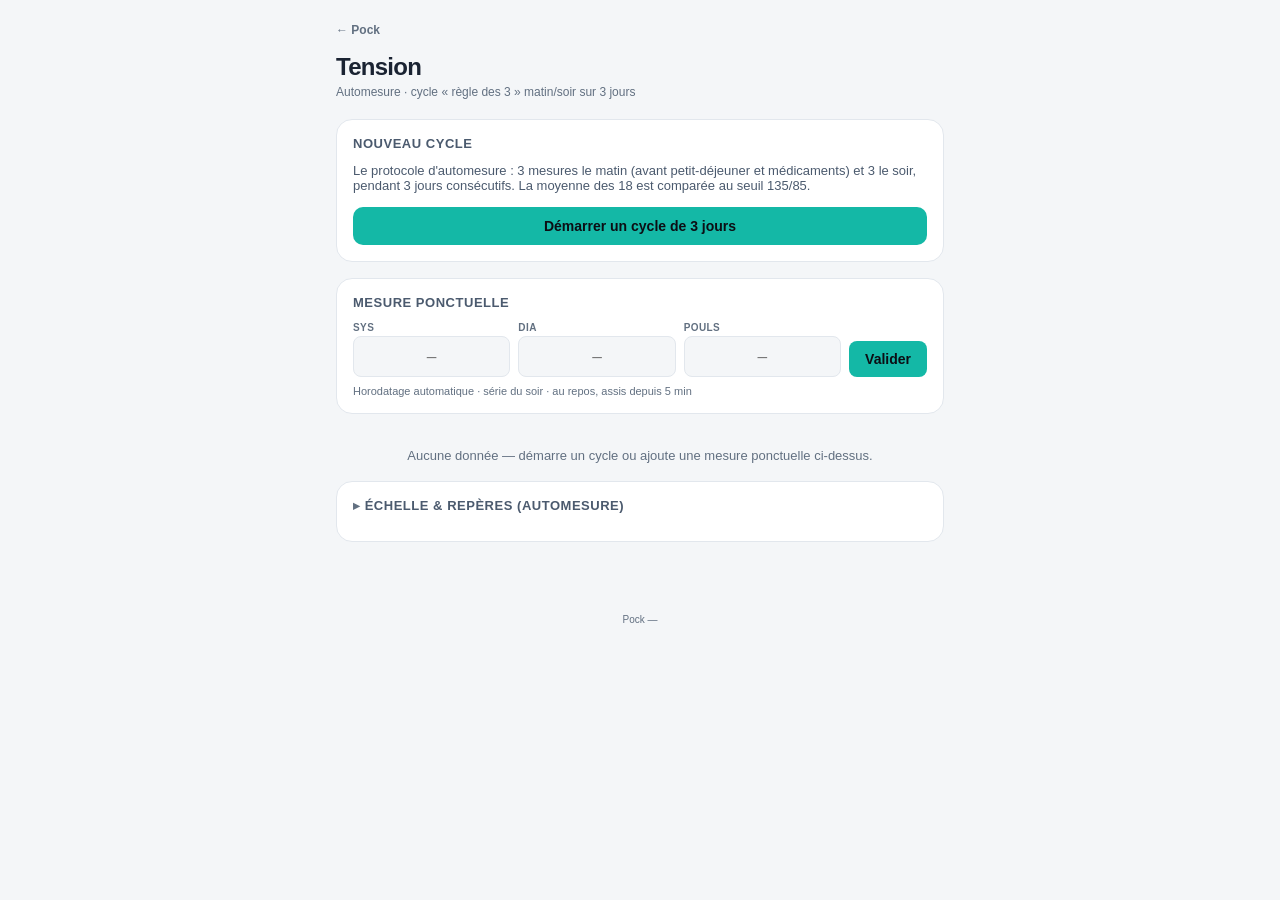
<file: hta.html>
<!DOCTYPE html>
<html lang="fr">
<head>
<meta charset="UTF-8">
<meta name="viewport" content="width=device-width, initial-scale=1.0">
<title>Tension — Pock</title>
<meta name="description" content="Suivi de tension artérielle — automesure et cycle règle des 3 (matin/soir, 3 jours)">
<meta name="theme-color" content="#1a2332" media="(prefers-color-scheme: light)">
<meta name="theme-color" content="#0c0e14" media="(prefers-color-scheme: dark)">
<meta name="apple-mobile-web-app-capable" content="yes">
<meta name="apple-mobile-web-app-status-bar-style" content="black-translucent">
<meta name="apple-mobile-web-app-title" content="Tension">
<link rel="manifest" href="manifest.json">
<link rel="icon" href="icon-192-v2.png" type="image/png">
<link rel="apple-touch-icon" href="apple-touch-icon-v2.png">
<link rel="stylesheet" href="common.css">
<style>
  :root {
    --accent: #14b8a6;   /* turquoise apaisant — distinct des couleurs d'état */
  --on-accent: #0c0e14; /* blanc sur turquoise = 2.5:1 (clair), 1.9:1 (sombre) */
  }
  /* Échelle de classification (var --c texte, --bg fond, --bd bordure) —
     chaque niveau porte ses 3 couleurs via une classe .lvN. */
  .lv0 { --c:#357686; --bg:#eef6f8; --bd:#bcdde4; }  /* faible (hypotension) */
  .lv1 { --c:#0b8159; --bg:#ecfdf5; --bd:#6ee7b7; }  /* normale */
  .lv2 { --c:#a16207; --bg:#fefce8; --bd:#fde68a; }  /* normale haute */
  .lv3 { --c:#b45309; --bg:#fff7ed; --bd:#fdba74; }  /* légèrement élevée */
  .lv4 { --c:#c2410c; --bg:#fff1e9; --bd:#fb923c; }  /* HTA modérée */
  .lv5 { --c:#d52222; --bg:#fef2f2; --bd:#fca5a5; }  /* HTA forte */
  .app { max-width: 640px; margin: 0 auto; padding: 20px 16px 48px; }
  .top { display: flex; justify-content: space-between; align-items: baseline; margin-bottom: 4px; }
  h1 { font-size: 24px; font-weight: 700; letter-spacing: -0.03em; }
  .tagline { font-size: 12px; color: var(--text3); margin-bottom: 20px; }

  .card { background: var(--surface); border: 1px solid var(--border); border-radius: 16px; padding: 16px; margin-bottom: 16px; }
  .card-title { font-size: 13px; font-weight: 700; color: var(--text2); text-transform: uppercase; letter-spacing: 0.04em; margin-bottom: 12px; }

  /* Saisie */
  .measure-form { display: flex; gap: 8px; align-items: flex-end; }
  .mf-field { flex: 1; min-width: 0; }
  .mf-field label { display: block; font-size: 10px; font-weight: 600; color: var(--text3); margin-bottom: 3px; text-transform: uppercase; letter-spacing: 0.04em; }
  .mf-field input { width: 100%; padding: 10px 8px; border: 1px solid var(--border); border-radius: 8px; font-size: 16px; font-family: var(--font-mono); text-align: center; background: var(--bg); color: var(--text); }
  .mf-btn { flex-shrink: 0; padding: 10px 16px; background: var(--accent); color: var(--on-accent); border: none; border-radius: 8px; font-size: 14px; font-weight: 600; cursor: pointer; font-family: var(--font-sans); white-space: nowrap; }
  .mf-btn:hover { opacity: .88; }
  .mf-hint { font-size: 11px; color: var(--text3); margin-top: 8px; }

  /* Boutons génériques */
  .btn { border: none; border-radius: 10px; padding: 11px 18px; font-size: 14px; font-weight: 600; font-family: var(--font-sans); cursor: pointer; transition: opacity .15s; }
  .btn:hover { opacity: .88; }
  .btn-accent { background: var(--accent); color: var(--on-accent); }
  .btn-full { width: 100%; }
  .btn-outline { background: none; border: 1.5px solid var(--border); color: var(--text2); }
  .btn-ghost { background: none; border: none; color: var(--text3); font-size: 13px; cursor: pointer; padding: 6px 4px; font-family: var(--font-sans); }
  .btn-ghost:hover { color: #dc2626; }

  /* Campagne */
  .camp-meta { font-size: 12px; color: var(--text3); font-family: var(--font-mono); margin-bottom: 14px; }
  .day-grid { display: grid; grid-template-columns: 1fr auto auto; column-gap: 14px; row-gap: 0; align-items: center; }
  .day-grid-head { font-size: 11px; font-weight: 700; color: var(--text3); text-transform: uppercase; letter-spacing: .3px; text-align: center; padding-bottom: 4px; }
  .day-grid-head.spacer { text-align: left; }
  .day-row { display: contents; }
  .day-row > * { padding: 8px 0; border-top: 1px solid var(--border); }
  .day-row:first-of-type > * { border-top: none; }
  .day-label { font-size: 12px; font-weight: 700; color: var(--text2); }
  .slot { display: flex; align-items: center; justify-content: flex-end; gap: 5px; }
  .slot-name { display: none; }
  .dots { display: flex; gap: 4px; }
  .dot { width: 11px; height: 11px; border-radius: 50%; border: 1.5px solid var(--border); }
  .dot.on { background: var(--accent); border-color: var(--accent); }
  .progress-bar { height: 6px; background: var(--bg); border-radius: 3px; overflow: hidden; margin: 4px 0 14px; }
  .progress-bar > span { display: block; height: 100%; background: var(--accent); transition: width .3s; }

  /* Verdict — coloré par niveau de classification (.lvN) */
  .verdict { border-radius: 12px; padding: 14px 16px; margin-bottom: 14px; background: var(--bg); border: 1px solid var(--bd); }
  .verdict-val { font-size: 28px; font-weight: 800; font-family: var(--font-mono); letter-spacing: -0.02em; color: var(--c); }
  .verdict-val .unit { font-size: 13px; font-weight: 500; color: var(--text3); }
  .verdict-label { font-size: 13px; font-weight: 700; margin-top: 2px; color: var(--c); }
  .verdict-sub { font-size: 11px; color: var(--text3); margin-top: 4px; }

  /* Légende de l'échelle */
  .scale { display: flex; flex-wrap: wrap; gap: 6px; }
  .scale-item { display: flex; align-items: center; gap: 6px; font-size: 11px; color: var(--text2); background: var(--bg); border: 1px solid var(--bd); border-radius: 8px; padding: 4px 9px; }
  .scale-item b { color: var(--c); font-weight: 700; }
  .scale-item .sw { width: 9px; height: 9px; border-radius: 50%; background: var(--c); }
  .disclaimer { font-size: 11px; color: var(--text3); margin-top: 12px; line-height: 1.4; }

  /* Série guidée */
  .guided { text-align: center; padding: 6px 0; }
  .guided-phase { font-size: 12px; font-weight: 700; color: var(--text3); text-transform: uppercase; letter-spacing: 0.05em; margin-bottom: 8px; }
  .guided-timer { font-size: 56px; font-weight: 800; font-family: var(--font-mono); color: var(--accent); letter-spacing: -0.02em; line-height: 1; }
  .guided-hint { font-size: 13px; color: var(--text2); margin: 12px auto 18px; max-width: 320px; line-height: 1.45; }
  .guided-actions { display: flex; gap: 8px; }
  .btn-wake { display: inline-flex; align-items: center; gap: 6px; }
  .wake-badge { font-size: 11px; color: var(--text3); margin-top: 10px; }
  .dur-row { display: flex; align-items: center; gap: 6px; flex-wrap: wrap; margin-bottom: 6px; }
  .dur-label { font-size: 11px; color: var(--text3); width: 64px; flex-shrink: 0; }
  .dur-btn { font-size: 12px; padding: 5px 10px; border-radius: 8px; border: 1px solid var(--border); background: var(--surface); color: var(--text2); cursor: pointer; font-family: var(--font-sans); }
  .dur-btn.on { border-color: var(--accent); background: #e6faf7; color: var(--accent); font-weight: 700; }

  /* Historique */
  .hist-item { display: flex; justify-content: space-between; align-items: center; padding: 10px 0; border-top: 1px solid var(--border); gap: 10px; }
  .hist-item:first-child { border-top: none; }
  .hist-main { font-family: var(--font-mono); font-size: 15px; font-weight: 600; }
  .hist-sub { font-size: 11px; color: var(--text3); margin-top: 1px; }
  /* Classification d'un cycle : point coloré + libellé inline (pas de pastille
     à fond opaque qui recouvrait le texte voisin sur mobile). Posé dans la
     colonne info, jamais dans la barre d'actions → zéro chevauchement. */
  .lvl-tag { display: inline-flex; align-items: center; gap: 5px; font-size: 11px; font-weight: 700; color: var(--c); margin-top: 4px; }
  .empty { text-align: center; color: var(--text3); font-size: 13px; padding: 18px 0; }
  .hist-info { min-width: 0; flex: 1; }
  .hist-unit { font-size: 11px; color: var(--text3); font-weight: 500; white-space: nowrap; }
  .hist-actions { display: flex; align-items: center; gap: 6px; flex-shrink: 0; }
  .btn-ghost.ok:hover { color: var(--accent); }
  /* Pastille de niveau compacte (lignes de détail) au lieu du pill long */
  .lvl-dot { width: 11px; height: 11px; border-radius: 50%; background: var(--c); flex-shrink: 0; }
  /* Cycles terminés : bloc résumé + détail repliable */
  .hist-block { border-top: 1px solid var(--border); padding-top: 4px; }
  .hist-block:first-of-type { border-top: none; }
  .hist-block .hist-item { border-top: none; }
  .hist-details { margin: 0 0 6px; }
  .hist-details > summary { font-size: 11px; color: var(--text3); cursor: pointer; padding: 4px 0 6px; list-style: none; }
  .hist-details > summary::-webkit-details-marker { display: none; }
  .hist-details > summary::before { content: "▸ "; }
  .hist-details[open] > summary::before { content: "▾ "; }
  .hist-measures { padding-left: 10px; border-left: 2px solid var(--border); margin-left: 2px; }
  .hist-measures .hist-item { padding: 7px 0; }
  /* Édition inline d'une mesure */
  .hist-item.editing { gap: 8px; }
  .edit-bp-row { display: flex; align-items: center; gap: 4px; min-width: 0; flex: 1; }
  .edit-bp { width: 56px; padding: 5px 6px; border: 1px solid var(--border); border-radius: 6px; font-size: 16px; font-family: var(--font-mono); text-align: center; background: var(--bg); color: var(--text); }
  .edit-bp.pulse { width: 64px; }
  .edit-sep { color: var(--text3); font-family: var(--font-mono); }
  @media (max-width: 390px) {
    .hist-main { font-size: 14px; }
    .verdict-val { font-size: 24px; }
    .edit-bp { width: 48px; }
    .edit-bp.pulse { width: 56px; }
  }

  /* Chart */
  .chart-wrap { overflow-x: auto; }
  .chart-legend { display: flex; gap: 16px; font-size: 11px; color: var(--text2); margin-bottom: 6px; }
  .chart-legend span { display: inline-flex; align-items: center; gap: 6px; }
  .lg-line { display: inline-block; width: 14px; height: 3px; border-radius: 2px; }
  .chart-note { font-size: 10.5px; color: var(--text3); line-height: 1.4; margin-top: 8px; }
  .chart-note b { color: var(--text2); font-weight: 700; }

  /* Hero « dernière mesure » */
  .hero-bp { font-size: 30px; font-weight: 800; font-family: var(--font-mono); letter-spacing: -0.02em; color: var(--text); }
  .hero-bp .hist-unit { font-weight: 500; }

  /* Échelle repliable (référence, bas de page) */
  .scale-card > summary { cursor: pointer; list-style: none; }
  .scale-card > summary::-webkit-details-marker { display: none; }
  .scale-card > summary::before { content: "▸ "; color: var(--text3); }
  .scale-card[open] > summary::before { content: "▾ "; color: var(--text3); }

  /* Dark mode auto — palette de base via common.css ; ici on redéfinit
     l'accent, les niveaux .lvN (pastels → teintes sombres + texte éclairci)
     et les rares couleurs en dur. */
  @media (prefers-color-scheme: dark) {
    :root { --accent: #2dd4bf; }
    .lv0 { --c:#6ab0c2; --bg:#13242a; --bd:#2a4a52; }
    .lv1 { --c:#34d399; --bg:#0e2a1f; --bd:#1f5e44; }
    .lv2 { --c:#d4a72c; --bg:#2a2410; --bd:#5e5223; }
    .lv3 { --c:#e08a3c; --bg:#2a1e10; --bd:#5e4523; }
    .lv4 { --c:#ea7a4c; --bg:#2a1810; --bd:#5e3a23; }
    .lv5 { --c:#f87171; --bg:#2a1416; --bd:#5e2730; }
    .btn-ghost:hover { color: #f87171; }
    .dur-btn.on { background: #133b37; }
  }
</style>
</head>
<body>
<div class="app" id="app"></div>

<script src="common.js"></script>
<script>
"use strict";

// --- Stockage (clés préfixées pock-hta- → sync auto par common.js) ---------
const MEASURES_KEY = "pock-hta-measures";
const CAMPAIGNS_KEY = "pock-hta-campaigns";

// Seuil automesure HAS/SFHTA : HTA si moyenne ≥ 135/85 mmHg (vs 140/90 cabinet).
const TH_SYS = 135, TH_DIA = 85;

// Échelle de classification (automesure). Niveau = le plus sévère entre SYS
// et DIA (pratique standard). Ancrée sur le seuil HAS 135/85 ; les paliers
// supérieurs suivent les grades ESH, ≥180/110 = seuil d'alerte (urgence).
const BP_LEVELS = [
  { lv: 0, label: "Tension faible" },       // hypotension <90/60
  { lv: 1, label: "Tension normale" },      // <130/80
  { lv: 2, label: "Normale haute" },        // 130-134/80-84 (sous le seuil HTA)
  { lv: 3, label: "Légèrement élevée" },    // 135-159/85-99 (≥ seuil automesure)
  { lv: 4, label: "HTA modérée" },          // 160-179/100-109
  { lv: 5, label: "HTA forte" },            // ≥180/110
];
function bpLevel(sys, dia) {
  if (sys < 90 || dia < 60) return 0;                                  // hypotension
  const s = sys < 130 ? 1 : sys < TH_SYS ? 2 : sys < 160 ? 3 : sys < 180 ? 4 : 5;
  const d = dia < 80  ? 1 : dia < TH_DIA ? 2 : dia < 100 ? 3 : dia < 110 ? 4 : 5;
  return Math.max(s, d);
}
function bpInfo(sys, dia) { return BP_LEVELS[bpLevel(sys, dia)]; }
const PER_SLOT = 3;      // 3 mesures par demi-journée
const DAYS = 3;          // sur 3 jours
const TOTAL = DAYS * 2 * PER_SLOT;  // 18

function load(key) { try { return JSON.parse(localStorage.getItem(key) || "[]"); } catch { return []; } }
function save(key, v) { localStorage.setItem(key, JSON.stringify(v)); }

let measures = load(MEASURES_KEY);    // {id, ts, sys, dia, pulse, campaignId|null}
let campaigns = load(CAMPAIGNS_KEY);  // {id, startedAt, endedAt|null}

function saveMeasures() { save(MEASURES_KEY, measures); }
function saveCampaigns() { save(CAMPAIGNS_KEY, campaigns); }
function uid() { return Date.now().toString(36) + Math.random().toString(36).slice(2, 7); }

function activeCampaign() { return campaigns.find(c => !c.endedAt) || null; }
function slotOf(ts) { return new Date(ts).getHours() < 12 ? "morning" : "evening"; }
function dayKey(ts) { const d = new Date(ts); return d.getFullYear() + "-" + (d.getMonth()+1) + "-" + d.getDate(); }
function fmtDate(ts) { return new Date(ts).toLocaleDateString("fr-FR", { weekday: "short", day: "numeric", month: "short" }); }
function fmtTime(ts) { return new Date(ts).toLocaleTimeString("fr-FR", { hour: "2-digit", minute: "2-digit" }); }

function campMeasures(cid) { return measures.filter(m => m.campaignId === cid).sort((a,b) => a.ts - b.ts); }
function mean(arr) { return arr.length ? Math.round(arr.reduce((s,x) => s+x, 0) / arr.length) : 0; }

// Moyenne + verdict d'une campagne sur ses mesures.
function campStats(cid) {
  const ms = campMeasures(cid);
  if (!ms.length) return null;
  const sys = mean(ms.map(m => m.sys)), dia = mean(ms.map(m => m.dia)), pulse = mean(ms.map(m => m.pulse).filter(Boolean));
  return { sys, dia, pulse, lvl: bpLevel(sys, dia), count: ms.length, complete: ms.length >= TOTAL };
}

// --- Actions ---------------------------------------------------------------
function addMeasure(campaignId) {
  const sys = parseInt(document.getElementById("inSys").value, 10);
  const dia = parseInt(document.getElementById("inDia").value, 10);
  const pulse = parseInt(document.getElementById("inPulse").value, 10) || null;
  if (!(sys >= 50 && sys <= 300) || !(dia >= 30 && dia <= 200)) {
    alert("Valeurs invalides — vérifie SYS (50-300) et DIA (30-200)."); return;
  }
  measures.push({ id: uid(), ts: Date.now(), sys, dia, pulse, campaignId: campaignId || null });
  saveMeasures();
  render();
}
function startCampaign() {
  campaigns.push({ id: uid(), startedAt: Date.now(), endedAt: null });
  saveCampaigns();
  render();
}
function endCampaign(cid) {
  const ms = campMeasures(cid);
  if (ms.length < TOTAL && !confirm(`Cycle incomplet (${ms.length}/${TOTAL} mesures). Le terminer quand même ? La moyenne sera calculée sur les mesures saisies.`)) return;
  const c = campaigns.find(c => c.id === cid); if (c) { c.endedAt = Date.now(); saveCampaigns(); }
  render();
}
function deleteMeasure(id) {
  measures = measures.filter(m => m.id !== id); saveMeasures(); render();
}
function deleteCampaign(cid) {
  if (!confirm("Supprimer ce cycle et ses mesures ?")) return;
  measures = measures.filter(m => m.campaignId !== cid);
  campaigns = campaigns.filter(c => c.id !== cid);
  saveMeasures(); saveCampaigns(); render();
}

// Édition inline d'une mesure isolée (même UX que l'app km : ✎ → champs → ✓).
let editMeasureId = null;
function startEditMeasure(id) {
  editMeasureId = id; render();
  const el = document.getElementById("emSys"); if (el) el.focus();
}
function cancelEditMeasure() { editMeasureId = null; render(); }
function saveEditMeasure(id) {
  const sys = parseInt(document.getElementById("emSys").value, 10);
  const dia = parseInt(document.getElementById("emDia").value, 10);
  const pulse = parseInt(document.getElementById("emPulse").value, 10) || null;
  if (!(sys >= 50 && sys <= 300) || !(dia >= 30 && dia <= 200)) {
    alert("Valeurs invalides — vérifie SYS (50-300) et DIA (30-200)."); return;
  }
  const m = measures.find(x => x.id === id);
  if (m) { m.sys = sys; m.dia = dia; m.pulse = pulse; saveMeasures(); }
  editMeasureId = null; render();
}

// --- Rapport médecin (cycle de 3 jours → texte partageable / exportable) ----
function buildReport(cid) {
  const c = campaigns.find(x => x.id === cid); if (!c) return "";
  const st = campStats(cid); if (!st) return "";
  const ms = campMeasures(cid);
  const L = [];
  L.push("Automesure tensionnelle — cycle « règle des 3 » (matin/soir, 3 jours)");
  L.push("Période : " + fmtDate(c.startedAt) + (c.endedAt ? " → " + fmtDate(c.endedAt) : ""));
  L.push("");
  L.push("Moyenne : " + st.sys + "/" + st.dia + " mmHg" + (st.pulse ? " · " + st.pulse + " bpm" : "")
    + " — " + BP_LEVELS[st.lvl].label);
  L.push("Calculée sur " + st.count + "/" + TOTAL + " mesures · seuil HAS automesure " + TH_SYS + "/" + TH_DIA + " mmHg");
  L.push("");
  L.push("Détail des mesures :");
  let curDay = "";
  ms.forEach(m => {
    const dk = dayKey(m.ts);
    if (dk !== curDay) { curDay = dk; L.push("— " + fmtDate(m.ts)); }
    const slot = slotOf(m.ts) === "morning" ? "matin" : "soir ";
    L.push("  " + slot + " " + fmtTime(m.ts) + "  " + m.sys + "/" + m.dia
      + (m.pulse ? " · " + m.pulse + " bpm" : ""));
  });
  L.push("");
  L.push("Repères indicatifs (automesure HAS) — ne remplace pas un avis médical.");
  return L.join("\n");
}
async function shareReport(cid) {
  const text = buildReport(cid);
  if (!text) return;
  if (navigator.share) {
    try { await navigator.share({ title: "Automesure tensionnelle", text }); return; }
    catch (e) { if (e && e.name === "AbortError") return; }
  }
  // Fallback export : presse-papier (best-effort) + fichier .txt téléchargeable
  try { await navigator.clipboard.writeText(text); } catch (_) {}
  const a = document.createElement("a");
  a.href = URL.createObjectURL(new Blob([text], { type: "text/plain;charset=utf-8" }));
  a.download = "tension-rapport.txt";
  document.body.appendChild(a); a.click(); a.remove();
  setTimeout(() => URL.revokeObjectURL(a.href), 1000);
}

// --- Série guidée (3 mesures enchaînées, repos minuté, écran maintenu) -----
// Durées réglables (persistées, synchronisées). Défaut pragmatique 60s/30s ;
// le protocole HAS complet = 300s de repos. Garder la même valeur à chaque
// série pour que les mesures restent comparables.
function restSec() { const v = parseInt(localStorage.getItem("pock-hta-rest"), 10); return v > 0 ? v : 60; }
function gapSec()  { const v = parseInt(localStorage.getItem("pock-hta-gap"), 10);  return v > 0 ? v : 30; }
function setDur(key, sec) { localStorage.setItem("pock-hta-" + key, String(sec)); render(); }
let guided = null;     // { cid, phase:'rest'|'gap'|'measuring', idx, secsLeft, wakeLock }
let guidedTimerId = null;

async function acquireWake() {
  const g = guided;
  if (!g || !("wakeLock" in navigator)) return;
  try {
    const lock = await navigator.wakeLock.request("screen");
    // Série arrêtée/terminée pendant l'attente : relâcher, sinon l'écran reste allumé.
    if (guided === g) g.wakeLock = lock; else lock.release();
  } catch (_) { /* refusé / non supporté : best-effort, l'OS gère sa veille */ }
}
function releaseWake() {
  try { if (guided && guided.wakeLock) guided.wakeLock.release(); } catch (_) {}
  if (guided) guided.wakeLock = null;
}
function stopTick() { clearInterval(guidedTimerId); guidedTimerId = null; }
function startTick() {
  stopTick();
  guidedTimerId = setInterval(() => {
    if (!guided) { stopTick(); return; }
    guided.secsLeft--;
    if (guided.secsLeft <= 0) { stopTick(); guided.phase = "measuring"; render(); }
    else { const el = document.getElementById("guidedTimer"); if (el) el.textContent = guided.secsLeft; }
  }, 1000);
}

function startGuided(cid) {
  guided = { cid, phase: "rest", idx: 0, secsLeft: restSec(), wakeLock: null };
  acquireWake();
  startTick();
  render();
}
function skipGuidedWait() {   // passer le repos / l'intervalle → mesure tout de suite
  if (!guided) return;
  stopTick(); guided.phase = "measuring"; render();
}
function cancelGuided() {
  stopTick(); releaseWake(); guided = null; render();
}
function submitGuided() {
  if (!guided) return;
  const sys = parseInt(document.getElementById("inSys").value, 10);
  const dia = parseInt(document.getElementById("inDia").value, 10);
  const pulse = parseInt(document.getElementById("inPulse").value, 10) || null;
  if (!(sys >= 50 && sys <= 300) || !(dia >= 30 && dia <= 200)) {
    alert("Valeurs invalides — vérifie SYS (50-300) et DIA (30-200)."); return;
  }
  measures.push({ id: uid(), ts: Date.now(), sys, dia, pulse, campaignId: guided.cid });
  saveMeasures();
  if (guided.idx < PER_SLOT - 1) { guided.idx++; guided.phase = "gap"; guided.secsLeft = gapSec(); startTick(); }
  else { stopTick(); releaseWake(); guided = null; }   // série de 3 terminée
  render();
}

// Réacquérir le wake lock au retour au premier plan (il saute en arrière-plan).
document.addEventListener("visibilitychange", () => {
  if (document.visibilityState === "visible" && guided && guided.phase !== "measuring") acquireWake();
});

// --- Rendu -----------------------------------------------------------------
function measureFormHtml(onSubmit, hint) {
  return `<div class="measure-form">
      <div class="mf-field"><label for="inSys">SYS</label><input id="inSys" type="text" inputmode="numeric" pattern="[0-9]*" placeholder="—"></div>
      <div class="mf-field"><label for="inDia">DIA</label><input id="inDia" type="text" inputmode="numeric" pattern="[0-9]*" placeholder="—"></div>
      <div class="mf-field"><label for="inPulse">Pouls</label><input id="inPulse" type="text" inputmode="numeric" pattern="[0-9]*" placeholder="—" onkeydown="if(event.key==='Enter'){${onSubmit}}"></div>
      <button class="mf-btn" onclick="${onSubmit}">Valider</button>
    </div>
    <div class="mf-hint">${hint || ("Horodatage automatique · " + (new Date().getHours() < 12 ? "série du matin" : "série du soir") + " · au repos, assis depuis 5 min")}</div>`;
}

function durationControlHtml() {
  const r = restSec(), g = gapSec();
  const opt = (kind, sec, lbl, cur) => `<button class="dur-btn ${cur === sec ? "on" : ""}" onclick="setDur('${kind}',${sec})">${lbl}</button>`;
  return `<div class="dur-row"><span class="dur-label">Repos</span>${opt("rest",120,"2 min",r)}${opt("rest",60,"1 min",r)}${opt("rest",30,"30 s",r)}</div>
    <div class="dur-row"><span class="dur-label">Intervalle</span>${opt("gap",60,"60 s",g)}${opt("gap",30,"30 s",g)}${opt("gap",15,"15 s",g)}</div>`;
}

function guidedCardHtml() {
  const g = guided, step = `Mesure ${g.idx + 1} sur ${PER_SLOT}`;
  const wake = `<div class="wake-badge">🔆 Écran maintenu allumé pendant la série</div>
    <button class="btn-ghost" onclick="cancelGuided()">Arrêter la série</button>`;
  if (g.phase === "measuring") {
    return `<div class="card guided">
      <div class="guided-phase">${step}</div>
      <div class="guided-hint">Lance la mesure sur le tensiomètre, puis saisis les valeurs.</div>
      ${measureFormHtml("submitGuided()", "La prochaine étape s'enchaîne automatiquement.")}
      ${wake}</div>`;
  }
  const title = g.phase === "rest" ? "Repos avant la 1ʳᵉ mesure" : `Patientez avant la mesure ${g.idx + 1}`;
  const hint = g.phase === "rest"
    ? "Installe-toi assis, dos appuyé, bras soutenu à hauteur du cœur, sans parler ni croiser les jambes. La mesure démarre à la fin du minuteur."
    : "Reste au repos dans la même position. La mesure suivante démarre à la fin du minuteur.";
  return `<div class="card guided">
    <div class="guided-phase">${title}</div>
    <div class="guided-timer" id="guidedTimer">${g.secsLeft}</div>
    <div style="font-size:12px;color:var(--text3);margin:-2px 0 0">secondes</div>
    <div class="guided-hint">${hint}</div>
    <button class="btn btn-accent btn-full" onclick="skipGuidedWait()">Je suis prêt · passer l'attente</button>
    ${wake}</div>`;
}

function dayGridHtml(cid) {
  const ms = campMeasures(cid);
  const days = [...new Set(ms.map(m => dayKey(m.ts)))].slice(0, DAYS);
  if (!days.length) return `<p class="empty">Aucune mesure encore. Ajoute ta première série du matin.</p>`;
  const dots = (n) => Array.from({length: PER_SLOT}, (_, i) => `<span class="dot ${i < n ? "on" : ""}"></span>`).join("");
  const rows = days.map((dk, i) => {
    const dms = ms.filter(m => dayKey(m.ts) === dk);
    const morn = dms.filter(m => slotOf(m.ts) === "morning").length;
    const eve = dms.filter(m => slotOf(m.ts) === "evening").length;
    const label = fmtDate(dms[0].ts);
    return `<div class="day-row">
      <span class="day-label">J${i+1} · ${label}</span>
      <span class="slot"><span class="dots">${dots(Math.min(morn,PER_SLOT))}</span></span>
      <span class="slot"><span class="dots">${dots(Math.min(eve,PER_SLOT))}</span></span>
    </div>`;
  }).join("");
  return `<div class="day-grid">
      <span class="day-grid-head spacer">Jour</span>
      <span class="day-grid-head">Matin</span>
      <span class="day-grid-head">Soir</span>
      ${rows}
    </div>`;
}

function verdictHtml(st, complete) {
  const info = BP_LEVELS[st.lvl];
  const sub = complete ? `Moyenne sur ${st.count} mesures · seuil automesure HAS` : `Cycle incomplet — moyenne provisoire sur ${st.count}/${TOTAL} mesures`;
  return `<div class="verdict lv${st.lvl}">
      <div class="verdict-val">${st.sys}/${st.dia} <span class="unit">mmHg</span>${st.pulse ? ` · ${st.pulse} <span class="unit">bpm</span>` : ""}</div>
      <div class="verdict-label">${complete ? info.label : "Provisoire · " + info.label}</div>
      <div class="verdict-sub">${sub}</div>
    </div>`;
}

// Référence repliée par défaut (en bas de page) : c'est de la doc, pas du suivi.
function scaleLegendHtml() {
  const items = BP_LEVELS.map(b => `<span class="scale-item lv${b.lv}"><span class="sw"></span><b>${b.label}</b></span>`).join("");
  return `<details class="card scale-card">
      <summary class="card-title">Échelle & repères (automesure)</summary>
      <div class="scale" style="margin-top:12px">${items}</div>
      <p class="disclaimer">Repères indicatifs ancrés sur le seuil HAS d'automesure (HTA ≥ ${TH_SYS}/${TH_DIA} mmHg, vs 140/90 en cabinet). Classement par la valeur la plus haute entre systolique et diastolique. <b>Ne remplace pas un avis médical</b> — une valeur ≥ 180/110 justifie de contacter un médecin.</p>
    </details>`;
}

// Hero de statut (hors cycle actif) : priorité au dernier CYCLE terminé — sa
// moyenne est le chiffre cliniquement pertinent du protocole, bien plus parlant
// qu'une mesure isolée. Repli sur la dernière mesure ponctuelle s'il n'y a pas
// encore de cycle.
function statusHeroHtml() {
  const lastCycle = campaigns.filter(c => c.endedAt).sort((a,b) => b.endedAt - a.endedAt)[0];
  const st = lastCycle && campStats(lastCycle.id);
  if (st) {
    return `<div class="card hero-card">
      <div class="card-title">Dernier cycle</div>
      <div class="hero-bp">${st.sys}/${st.dia}<span class="hist-unit"> mmHg${st.pulse ? " · " + st.pulse + " bpm" : ""}</span></div>
      <div class="hist-sub">Moyenne sur ${st.count} mesures · ${fmtDate(lastCycle.startedAt)}</div>
      <div class="lvl-tag lv${st.lvl}"><span class="lvl-dot"></span>${BP_LEVELS[st.lvl].label}</div>
    </div>`;
  }
  if (!measures.length) return "";
  const m = measures.slice().sort((a,b) => b.ts - a.ts)[0];
  const lv = bpLevel(m.sys, m.dia);
  return `<div class="card hero-card">
      <div class="card-title">Dernière mesure</div>
      <div class="hero-bp">${esc(m.sys)}/${esc(m.dia)}<span class="hist-unit"> mmHg${m.pulse ? " · " + esc(m.pulse) + " bpm" : ""}</span></div>
      <div class="hist-sub">${fmtDate(m.ts)} · ${fmtTime(m.ts)}</div>
      <div class="lvl-tag lv${lv}"><span class="lvl-dot"></span>${BP_LEVELS[lv].label}</div>
    </div>`;
}

// Couleurs des 6 niveaux (mêmes teintes que les classes .lvN), pour le SVG.
const LV_COLOR = ["#3f8da0", "#0d9668", "#a16207", "#b45309", "#c2410c", "#dc2626"];

// Sous-niveau d'une valeur seule (sa propre échelle) — sert à colorer chaque
// point selon SA classification, indépendamment de l'autre. SYS et DIA ont des
// seuils distincts : on s'intéresse aux DEUX, chacune jugée sur la bonne grille.
function sysLv(s) { return s < 90 ? 0 : s < 130 ? 1 : s < TH_SYS ? 2 : s < 160 ? 3 : s < 180 ? 4 : 5; }
function diaLv(d) { return d < 60 ? 0 : d < 80 ? 1 : d < TH_DIA ? 2 : d < 100 ? 3 : d < 110 ? 4 : 5; }

// Agrège les mesures par demi-journée (matin/soir). La « règle des 3 » produit
// jusqu'à 3 mesures par slot : on les moyenne en UN point de tendance, bien plus
// lisible et représentatif que 3 points bruités collés (c'est aussi l'unité que
// lit le protocole HAS — moyenne du matin vs moyenne du soir).
function slotPoints() {
  const groups = new Map();   // "dayKey|slot" -> {ts, slot, sys[], dia[]}
  measures.forEach(m => {
    const slot = slotOf(m.ts);
    const k = dayKey(m.ts) + "|" + slot;
    let g = groups.get(k);
    if (!g) { g = { ts: m.ts, slot, sys: [], dia: [] }; groups.set(k, g); }
    g.ts = Math.min(g.ts, m.ts);   // ancrer le point au début du slot
    g.sys.push(m.sys); g.dia.push(m.dia);
  });
  return [...groups.values()]
    .map(g => ({ ts: g.ts, slot: g.slot, n: g.sys.length, sys: mean(g.sys), dia: mean(g.dia) }))
    .sort((a, b) => a.ts - b.ts);
}

// Design fondé sur l'évidence (étude facteurs-humains PMC8340525, validée auprès
// de patients + cliniciens) : courbe en LIGNE (familière > scatter/chandelles),
// 2 lignes (SYS + DIA — pas 4, qui embrouillent), et surtout des BANDES-CIBLES
// remplies de couleur (préférées de loin aux pointillés « pas informatifs »).
// Les deux bandes ne se chevauchent pas : la cible DIA (≤85) vit sous le plancher
// SYS (~90), donc chaque métrique a sa zone propre sur l'axe partagé. Points de
// la couleur de leur ligne (« like-with-like ») : un point qui sort de sa bande
// se lit hors-cible sans rougir le point (colorer le hors-cible = jugé distrayant).
const SYS_COLOR = "#0d9488", DIA_COLOR = "#a16207";   // menthe / cacao
const SYS_GOAL = [90, TH_SYS], DIA_GOAL = [60, TH_DIA];  // bornes des bandes-cibles

function chartHtml() {
  const pts = slotPoints().slice(-30);   // 30 demi-journées ≈ 15 jours, scroll si plus
  if (pts.length < 2) return "";
  // Gouttière gauche (padL) pour les seuils 135/85 ; padBot pour l'axe matin/soir.
  const padL = 30, padR = 14, padTop = 14, padBot = 34;
  const W = Math.max(320, padL + padR + (pts.length - 1) * 30), H = 184;
  // Cadrage Y dynamique ancré sur les bandes : on garantit de toujours voir la
  // bande DIA (bas 60) et la bande SYS (haut 135), et on ne s'étend au-delà que
  // si une mesure dépasse — fini le grand vide en haut quand tout est normal.
  const lo = Math.min(...pts.map(p => p.dia)), hi = Math.max(...pts.map(p => p.sys));
  const ymin = Math.min(DIA_GOAL[0] - 2, lo - 6), ymax = Math.max(TH_SYS + 12, hi + 8);
  const x = (i) => padL + i * (W - padL - padR) / (pts.length - 1);
  const y = (v) => H - padBot - (Math.max(ymin, Math.min(ymax, v)) - ymin) * (H - padTop - padBot) / (ymax - ymin);

  // Bandes-cibles remplies : menthe (SYS, 90-135) + cacao (DIA, 60-85). Le bord
  // supérieur de chaque bande EST le seuil HAS, étiqueté dans la gouttière gauche
  // (jamais sur les courbes) → repère chiffré propre sans chevauchement.
  const band = (lo, hi, color) => {
    const yh = y(hi), yl = y(lo);
    return `<rect x="${padL}" y="${yh.toFixed(1)}" width="${(W-padL-padR).toFixed(1)}" height="${(yl-yh).toFixed(1)}" fill="${color}" opacity="0.13"/>`
      + `<line x1="${padL}" y1="${yh.toFixed(1)}" x2="${(W-padR).toFixed(1)}" y2="${yh.toFixed(1)}" stroke="${color}" stroke-width="1" opacity="0.4"/>`
      + `<text x="${(padL-5).toFixed(1)}" y="${(yh+3).toFixed(1)}" font-size="9" fill="${color}" text-anchor="end" font-family="var(--font-mono)">${hi}</text>`;
  };

  const line = (key, color) => `<polyline fill="none" stroke="${color}" stroke-width="2" stroke-linejoin="round" points="${pts.map((p,i) => x(i).toFixed(1)+","+y(p[key]).toFixed(1)).join(" ")}"/>`;

  // Points couleur de leur ligne. Tooltip = date · slot · valeur moyenne.
  const dots = (key, color) => pts.map((p,i) => {
    const slotLbl = p.slot === "morning" ? "matin" : "soir";
    const moy = p.n > 1 ? ` · moy. ${p.n} mesures` : "";
    return `<circle cx="${x(i).toFixed(1)}" cy="${y(p[key]).toFixed(1)}" r="3.2" fill="${color}" stroke="#fff" stroke-width="1.4"><title>${fmtDate(p.ts)} · ${slotLbl} · ${p.sys}/${p.dia}${moy}</title></circle>`;
  }).join("");

  // Axe X : marqueur matin (M) / soir (S) sous chaque point + date au changement de jour.
  const xLabels = pts.map((p,i) => {
    const cx = x(i).toFixed(1);
    const mark = p.slot === "morning" ? "M" : "S";
    const day = new Date(p.ts);
    const newDay = i === 0 || dayKey(p.ts) !== dayKey(pts[i-1].ts);
    const dateLbl = newDay ? `<text x="${cx}" y="${H-5}" font-size="8.5" fill="var(--text3)" text-anchor="middle">${day.getDate()}/${day.getMonth()+1}</text>` : "";
    return `<text x="${cx}" y="${H-padBot+11}" font-size="8.5" fill="var(--text3)" text-anchor="middle">${mark}</text>${dateLbl}`;
  }).join("");

  return `<div class="card"><div class="card-title">Tendance matin / soir</div>
    <div class="chart-legend">
      <span><i class="lg-line" style="background:${SYS_COLOR}"></i>Systolique</span>
      <span><i class="lg-line" style="background:${DIA_COLOR}"></i>Diastolique</span>
    </div>
    <div class="chart-wrap"><svg viewBox="0 0 ${W} ${H}" width="100%" role="img" aria-label="Courbes systolique et diastolique par demi-journée avec bandes cibles remplies : systolique sous 135 en menthe, diastolique sous 85 en cacao. Un point hors de sa bande est hors cible.">
      ${band(SYS_GOAL[0], SYS_GOAL[1], SYS_COLOR)}
      ${band(DIA_GOAL[0], DIA_GOAL[1], DIA_COLOR)}
      ${line("dia", DIA_COLOR)}${line("sys", SYS_COLOR)}
      ${dots("dia", DIA_COLOR)}${dots("sys", SYS_COLOR)}
      ${xLabels}
    </svg></div>
    <p class="chart-note">Bandes = zones cibles (sous 135 / 85 mmHg) · 1 point = moyenne d'une demi-journée · <b>M</b> matin, <b>S</b> soir</p>
    </div>`;
}

// Ligne d'une mesure isolée (historique) : valeur + horodatage + édition inline.
// opts.slot = afficher matin/soir (mesures d'un cycle).
function measureRowHtml(m, opts) {
  opts = opts || {};
  if (editMeasureId === m.id) {
    return `<div class="hist-item editing">
      <div class="edit-bp-row">
        <input class="edit-bp" id="emSys" type="text" inputmode="numeric" pattern="[0-9]*" value="${esc(m.sys)}" aria-label="SYS">
        <span class="edit-sep">/</span>
        <input class="edit-bp" id="emDia" type="text" inputmode="numeric" pattern="[0-9]*" value="${esc(m.dia)}" aria-label="DIA">
        <input class="edit-bp pulse" id="emPulse" type="text" inputmode="numeric" pattern="[0-9]*" value="${esc(m.pulse || '')}" placeholder="bpm" aria-label="Pouls" onkeydown="if(event.key==='Enter')saveEditMeasure('${m.id}')">
      </div>
      <div class="hist-actions">
        <button class="btn-ghost ok" onclick="saveEditMeasure('${m.id}')" aria-label="Valider">✓</button>
        <button class="btn-ghost" onclick="cancelEditMeasure()" aria-label="Annuler">✕</button>
      </div></div>`;
  }
  const lv = bpLevel(m.sys, m.dia);
  const when = opts.slot
    ? `${fmtDate(m.ts)} · ${slotOf(m.ts) === "morning" ? "matin" : "soir"} · ${fmtTime(m.ts)}`
    : `${fmtDate(m.ts)} · ${fmtTime(m.ts)}`;
  return `<div class="hist-item">
    <div class="hist-info">
      <div class="hist-main">${esc(m.sys)}/${esc(m.dia)}<span class="hist-unit"> mmHg${m.pulse ? " · " + esc(m.pulse) + " bpm" : ""}</span></div>
      <div class="hist-sub">${when}</div></div>
    <div class="hist-actions">
      <span class="lvl-dot lv${lv}" title="${BP_LEVELS[lv].label}"></span>
      <button class="btn-ghost" onclick="startEditMeasure('${m.id}')" aria-label="Modifier">✎</button>
      <button class="btn-ghost" onclick="deleteMeasure('${m.id}')" aria-label="Supprimer">✕</button>
    </div></div>`;
}

function render() {
  const ac = activeCampaign();
  let html = `<a class="pock-back" href="index.html">← Pock</a>
    <div class="top"><h1>Tension</h1></div>
    <p class="tagline">Automesure · cycle « règle des 3 » matin/soir sur 3 jours</p>`;

  // --- Zone d'action (haut) ---
  if (guided) {
    html += guidedCardHtml();
    const st = campStats(guided.cid), n = st ? st.count : 0;
    html += `<div class="card"><div class="card-title">Progression du cycle</div>
      <div class="progress-bar"><span style="width:${Math.round(n/TOTAL*100)}%"></span></div>
      ${dayGridHtml(guided.cid)}</div>`;
  } else if (ac) {
    const st = campStats(ac.id), n = st ? st.count : 0;
    html += `<div class="card">
      <div class="card-title">Cycle en cours</div>
      <div class="camp-meta">Démarré le ${fmtDate(ac.startedAt)} · ${n}/${TOTAL} mesures</div>
      <div class="progress-bar"><span style="width:${Math.round(n/TOTAL*100)}%"></span></div>
      ${dayGridHtml(ac.id)}
      <div style="margin-top:14px">${durationControlHtml()}</div>
      <button class="btn btn-accent btn-full" style="margin-top:6px" onclick="startGuided('${ac.id}')">▶ Série guidée (3 mesures minutées)</button>
      <details style="margin-top:12px"><summary style="font-size:12px;color:var(--text3);cursor:pointer">Saisie manuelle d'une mesure</summary>
        <div style="margin-top:10px">${measureFormHtml("addMeasure('" + ac.id + "')")}</div></details>
      ${n ? `<details style="margin-top:8px"><summary style="font-size:12px;color:var(--text3);cursor:pointer">Détail des ${n} mesures (éditer / supprimer)</summary>
        <div style="margin-top:10px">${campMeasures(ac.id).slice().reverse().map(m => measureRowHtml(m, { slot: true })).join("")}</div></details>` : ""}
      ${st ? `<div style="margin-top:14px">${verdictHtml(st, st.complete)}</div>` : ""}
      <div style="display:flex;gap:8px;margin-top:6px">
        <button class="btn btn-outline btn-full" onclick="endCampaign('${ac.id}')">Terminer le cycle</button>
      </div>
      <button class="btn-ghost" onclick="deleteCampaign('${ac.id}')">Abandonner ce cycle</button>
    </div>`;
  } else {
    html += statusHeroHtml();
    html += `<div class="card">
      <div class="card-title">Nouveau cycle</div>
      <p style="font-size:13px;color:var(--text2);margin-bottom:14px">Le protocole d'automesure : 3 mesures le matin (avant petit-déjeuner et médicaments) et 3 le soir, pendant 3 jours consécutifs. La moyenne des 18 est comparée au seuil ${TH_SYS}/${TH_DIA}.</p>
      <button class="btn btn-accent btn-full" onclick="startCampaign()">Démarrer un cycle de 3 jours</button>
    </div>
    <div class="card">
      <div class="card-title">Mesure ponctuelle</div>
      ${measureFormHtml("addMeasure(null)")}
    </div>`;
  }

  // Courbe juste après la zone d'action — cœur du suivi.
  html += chartHtml();

  // --- Historique (bas) ---
  const done = campaigns.filter(c => c.endedAt).sort((a,b) => b.endedAt - a.endedAt);
  if (done.length) {
    html += `<div class="card"><div class="card-title">Cycles terminés</div>` + done.map(c => {
      const st = campStats(c.id);
      if (!st) return "";
      const ms = campMeasures(c.id);
      return `<div class="hist-block">
        <div class="hist-item">
          <div class="hist-info">
            <div class="hist-main">${st.sys}/${st.dia}<span class="hist-unit"> mmHg${st.pulse ? " · "+st.pulse+" bpm" : ""}</span></div>
            <div class="hist-sub">${fmtDate(c.startedAt)} · ${st.count}/${TOTAL} mesures</div>
            <div class="lvl-tag lv${st.lvl}"><span class="lvl-dot"></span>${BP_LEVELS[st.lvl].label}</div></div>
          <div class="hist-actions">
            <button class="btn-ghost" onclick="shareReport('${c.id}')" aria-label="Rapport médecin">📋</button>
            <button class="btn-ghost" onclick="deleteCampaign('${c.id}')" aria-label="Supprimer le cycle">✕</button></div>
        </div>
        <details class="hist-details"><summary>Détail des ${ms.length} mesures</summary>
          <div class="hist-measures">${ms.map(m => measureRowHtml(m, { slot: true })).join("")}</div>
        </details>
      </div>`;
    }).join("") + `</div>`;
  }

  const free = measures.filter(m => !m.campaignId).sort((a,b) => b.ts - a.ts).slice(0, 20);
  if (free.length) {
    html += `<div class="card"><div class="card-title">Mesures ponctuelles</div>`
      + free.map(m => measureRowHtml(m)).join("") + `</div>`;
  }

  if (!measures.length && !campaigns.length) {
    html += `<p class="empty">Aucune donnée — démarre un cycle ou ajoute une mesure ponctuelle ci-dessus.</p>`;
  }

  // Référence (échelle + disclaimer), repliée, en bas de page.
  html += scaleLegendHtml();

  document.getElementById("app").innerHTML = html;
}

render();
</script>
</body>
</html>
</file>
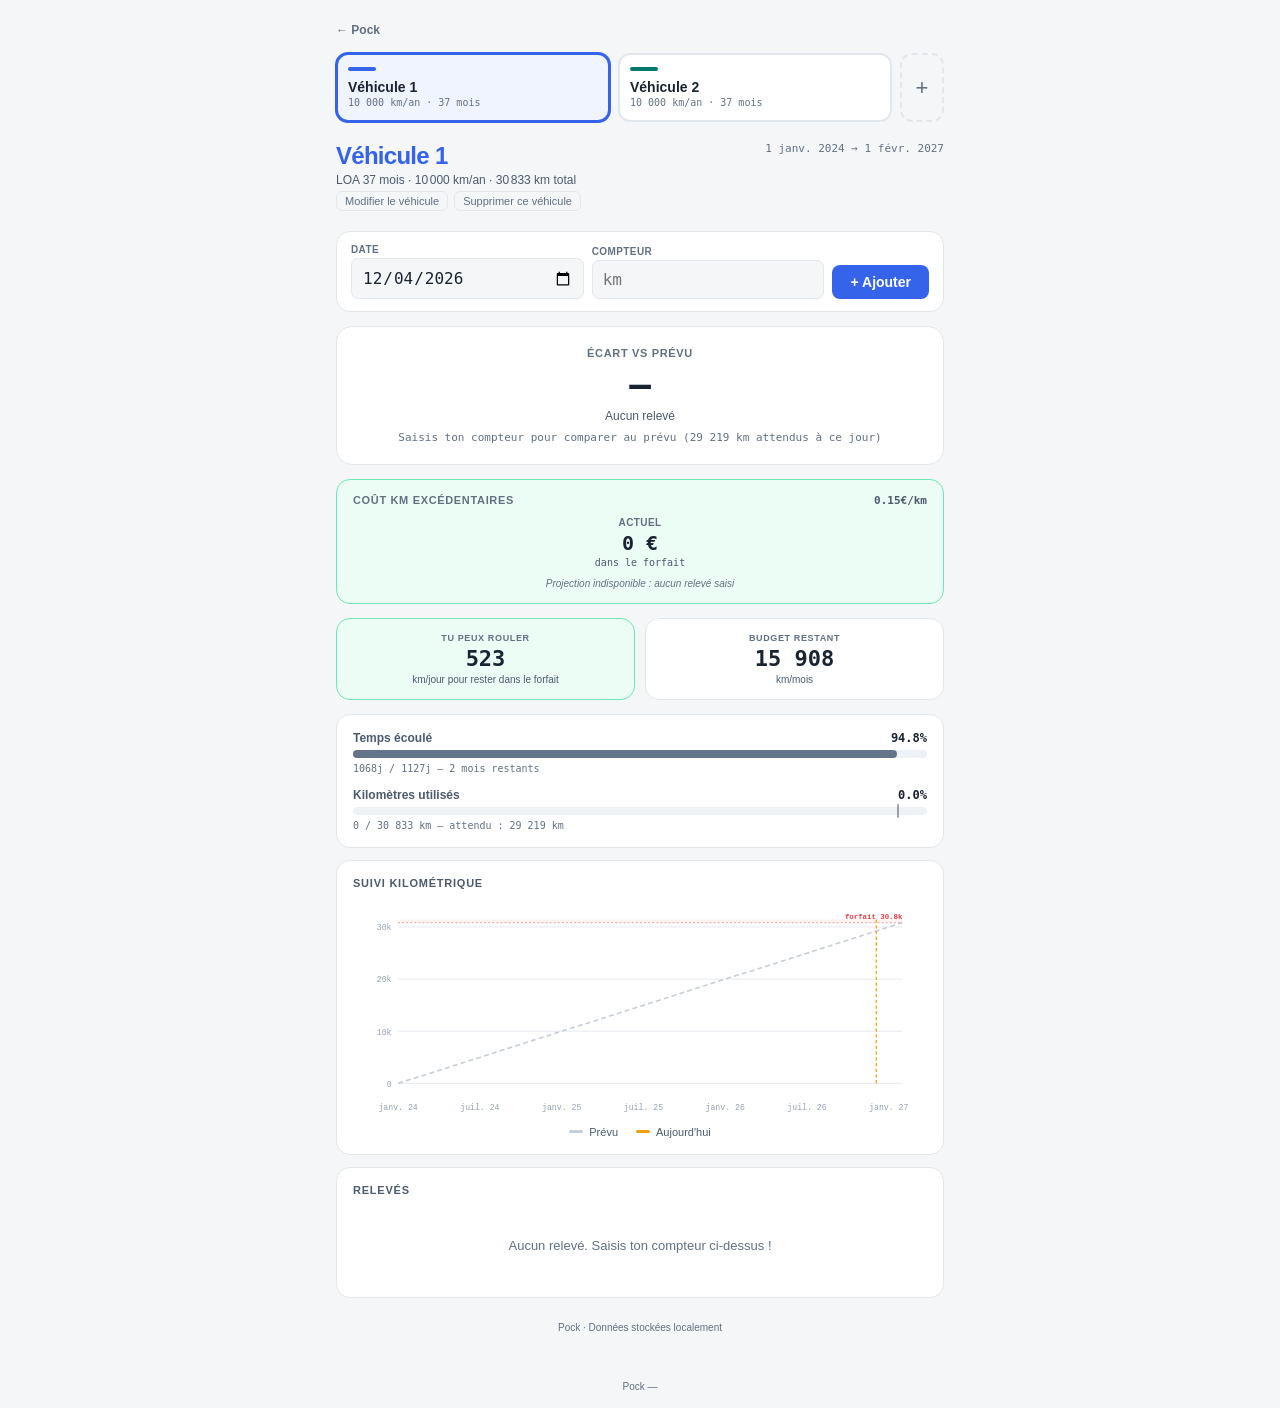
<file: suivi-km-loa.html>
<!DOCTYPE html>
<html lang="fr">
<head>
<meta charset="UTF-8">
<meta name="viewport" content="width=device-width, initial-scale=1.0">
<title>Suivi km LOA — Pock</title>
<meta name="description" content="Suivi kilométrique LOA — tracker de km pour contrat de location">
<meta name="theme-color" content="#1a2332" media="(prefers-color-scheme: light)">
<meta name="theme-color" content="#0c0e14" media="(prefers-color-scheme: dark)">
<meta name="apple-mobile-web-app-capable" content="yes">
<meta name="apple-mobile-web-app-status-bar-style" content="black-translucent">
<meta name="apple-mobile-web-app-title" content="Suivi km">
<link rel="manifest" href="manifest.json">
<link rel="icon" href="icon-192-v2.png" type="image/png">
<link rel="apple-touch-icon" href="apple-touch-icon-v2.png">
<link rel="stylesheet" href="common.css">
<style>
  :root {
    --accent: #3563e9;
    --success: #0b7f58; --success-bg: #ecfdf5; --success-border: #6ee7b7;
    --danger: #db1d23; --danger-bg: #fef2f2; --danger-border: #fca5a5;
  }
  .app { max-width: 640px; margin: 0 auto; padding: 20px 16px 40px; }

  /* Selector */
  .selector { display: flex; gap: 8px; margin-bottom: 20px; flex-wrap: wrap; }
  .sel-btn { flex: 1; min-width: 120px; padding: 12px 10px; border-radius: 12px; border: 2px solid var(--border); background: var(--surface); cursor: pointer; text-align: left; transition: all .15s; font-family: var(--font-sans); }
  .sel-btn:hover { border-color: #c0c8d2; }
  .sel-btn.active { border-color: var(--accent); background: #f0f4ff; }
  .sel-dot { width: 28px; height: 4px; border-radius: 2px; margin-bottom: 8px; }
  .sel-name { font-size: 14px; font-weight: 700; color: var(--text); }
  .sel-detail { font-size: 10px; color: var(--text3); margin-top: 2px; font-family: var(--font-mono); }
  .sel-add { flex: 0 0 auto; min-width: 44px; display: flex; align-items: center; justify-content: center; padding: 12px; border-radius: 12px; border: 2px dashed var(--border); background: none; cursor: pointer; font-size: 22px; color: var(--text3); transition: all .15s; font-family: var(--font-sans); }
  .sel-add:hover { border-color: var(--accent); color: var(--accent); }

  /* Header */
  .header { margin-bottom: 20px; }
  .header-row { display: flex; justify-content: space-between; align-items: flex-start; flex-wrap: wrap; gap: 8px; }
  .vehicle { font-size: 24px; font-weight: 700; letter-spacing: -0.03em; }
  .contract-info { font-size: 12px; color: var(--text2); margin-top: 3px; }
  .dates { font-size: 11px; color: var(--text3); font-family: var(--font-mono); text-align: right; }
  .header-actions { display: flex; gap: 6px; margin-top: 4px; flex-wrap: wrap; }
  .header-actions button { background: none; border: 1px solid var(--border); border-radius: 6px; padding: 3px 8px; font-size: 11px; color: var(--text3); cursor: pointer; font-family: var(--font-sans); }
  .header-actions button:hover { color: var(--text2); border-color: #c0c8d2; }
  .header-actions .del-vehicle:hover { color: var(--danger); border-color: var(--danger); }
  .header-actions .reset-entries:hover { color: var(--danger); border-color: var(--danger); }

  .banner { padding: 10px 14px; border-radius: 10px; font-size: 13px; font-weight: 600; margin-bottom: 14px; text-align: center; }
  .banner-info { background: #eef2ff; color: var(--accent); border: 1px solid #c7d7fe; }
  .banner-done { background: var(--success-bg); color: #166534; border: 1px solid var(--success-border); }
  .banner-warn { background: #fffbeb; color: #92400e; border: 1px solid #fcd34d; }

  /* Cost card */
  .cost-card { background: var(--surface); border: 1px solid var(--border); border-radius: 14px; padding: 14px 16px; margin-bottom: 14px; }
  .cost-card.success { border-color: var(--success-border); background: var(--success-bg); }
  .cost-card.danger { border-color: var(--danger-border); background: var(--danger-bg); }
  .cost-head { display: flex; justify-content: space-between; align-items: center; margin-bottom: 10px; }
  .cost-label { font-size: 11px; font-weight: 600; text-transform: uppercase; letter-spacing: 0.06em; color: var(--text3); }
  .cost-rate { font-size: 11px; font-family: var(--font-mono); color: var(--text2); font-weight: 600; }
  .cost-grid { display: grid; grid-template-columns: repeat(auto-fit, minmax(140px, 1fr)); gap: 10px; }
  .cost-item { text-align: center; }
  .cost-item-label { font-size: 10px; color: var(--text3); margin-bottom: 4px; font-weight: 600; text-transform: uppercase; letter-spacing: 0.04em; }
  .cost-item-value { font-size: 20px; font-weight: 700; font-family: var(--font-mono); line-height: 1.1; }
  .cost-item-detail { font-size: 10px; color: var(--text2); margin-top: 3px; font-family: var(--font-mono); }
  .cost-basis { font-size: 10px; color: var(--text3); text-align: center; margin-top: 10px; font-style: italic; }

  /* Hero delta */
  .hero-delta { background: var(--surface); border: 1px solid var(--border); border-radius: 16px; padding: 20px; margin-bottom: 14px; text-align: center; }
  .hero-delta.success { border-color: var(--success-border); background: var(--success-bg); }
  .hero-delta.danger { border-color: var(--danger-border); background: var(--danger-bg); }
  .hero-delta-label { font-size: 11px; font-weight: 600; text-transform: uppercase; letter-spacing: 0.06em; color: var(--text3); margin-bottom: 6px; }
  .hero-delta-value { font-size: 36px; font-weight: 700; font-family: var(--font-mono); line-height: 1.1; }
  .hero-delta-unit { font-size: 12px; color: var(--text2); margin-top: 4px; }
  .hero-delta-detail { font-size: 11px; color: var(--text3); font-family: var(--font-mono); margin-top: 8px; }

  /* Quick add */
  .quick-add { display: flex; gap: 8px; align-items: flex-end; margin-bottom: 14px; background: var(--surface); border: 1px solid var(--border); border-radius: 14px; padding: 12px 14px; }
  /* min-width: 0 — sans lui, la taille intrinsèque de l'input date empêche
     le champ de rétrécir et pousse le bouton + Ajouter hors de la tuile
     (constaté ≤390px, fix 2026-06-12). */
  .quick-add .qa-field { flex: 1; min-width: 0; }
  .quick-add .qa-field label { display: block; font-size: 10px; font-weight: 600; color: var(--text3); margin-bottom: 3px; text-transform: uppercase; letter-spacing: 0.04em; }
  .quick-add .qa-field input { width: 100%; padding: 9px 10px; border: 1px solid var(--border); border-radius: 7px; font-size: 16px; font-family: var(--font-mono); background: var(--bg); color: var(--text); }
  .quick-add .qa-btn { padding: 9px 18px; background: var(--accent); color: #fff; border: none; border-radius: 8px; font-size: 14px; font-weight: 600; cursor: pointer; font-family: var(--font-sans); white-space: nowrap; flex-shrink: 0; }
  .quick-add .qa-btn:hover { opacity: .85; }

  .kpi-row { display: grid; grid-template-columns: repeat(2, 1fr); gap: 10px; margin-bottom: 14px; }
  .kpi { background: var(--surface); border: 1px solid var(--border); border-radius: 14px; padding: 14px 10px; text-align: center; }
  .kpi.success { border-color: var(--success-border); background: var(--success-bg); }
  .kpi.danger { border-color: var(--danger-border); background: var(--danger-bg); }
  .kpi-label { font-size: 9px; font-weight: 600; text-transform: uppercase; letter-spacing: 0.07em; color: var(--text3); margin-bottom: 4px; }
  .kpi-value { font-size: 22px; font-weight: 700; font-family: var(--font-mono); line-height: 1.1; }
  .kpi-unit { font-size: 10px; color: var(--text2); margin-top: 3px; }

  .card { background: var(--surface); border: 1px solid var(--border); border-radius: 14px; padding: 16px; margin-bottom: 12px; }
  .card-title { font-size: 11px; font-weight: 700; text-transform: uppercase; letter-spacing: 0.07em; color: var(--text2); margin-bottom: 14px; }

  .progress-group { margin-bottom: 14px; }
  .progress-group:last-child { margin-bottom: 0; }
  .progress-head { display: flex; justify-content: space-between; margin-bottom: 5px; }
  .progress-label { font-size: 12px; font-weight: 600; color: var(--text2); }
  .progress-pct { font-size: 12px; font-weight: 700; font-family: var(--font-mono); }
  .progress-track { position: relative; height: 8px; background: #eef1f5; border-radius: 4px; }
  .progress-bar { position: absolute; top: 0; left: 0; height: 100%; border-radius: 4px; transition: width .4s ease; }
  .progress-marker { position: absolute; top: -3px; bottom: -3px; width: 2px; background: var(--text); border-radius: 1px; opacity: .4; }
  .progress-detail { font-size: 10px; color: var(--text3); font-family: var(--font-mono); margin-top: 5px; }

  .chart-wrap { overflow-x: auto; margin: 0 -4px; padding: 0 4px; }
  .chart-wrap svg { display: block; width: 100%; max-width: 700px; }
  .legend { display: flex; gap: 18px; justify-content: center; margin-top: 10px; flex-wrap: wrap; }
  .legend span { display: flex; align-items: center; gap: 6px; font-size: 11px; color: var(--text2); }
  .legend-dot { width: 14px; height: 3px; border-radius: 2px; display: inline-block; }

  .entries-head { display: flex; justify-content: space-between; align-items: center; margin-bottom: 12px; }
  .entries-head .card-title { margin-bottom: 0; }
  .btn { border: none; border-radius: 8px; padding: 7px 16px; font-size: 12px; font-weight: 600; font-family: var(--font-sans); cursor: pointer; transition: opacity .15s; }
  .btn:hover { opacity: .85; }
  .btn-accent { background: var(--accent); color: var(--on-accent); }
  .btn-dark { background: var(--text); color: var(--bg); width: 100%; padding: 11px; font-size: 13px; }
  .btn-outline { background: none; border: 1px solid var(--border); color: var(--text2); padding: 7px 16px; border-radius: 8px; font-size: 12px; font-weight: 600; font-family: var(--font-sans); cursor: pointer; }

  .form { background: var(--bg); border-radius: 10px; padding: 12px; margin-bottom: 12px; }
  .form-row { display: flex; gap: 10px; margin-bottom: 10px; flex-wrap: wrap; }
  .form-field { flex: 1; min-width: 100px; }
  .form-field label { display: block; font-size: 11px; font-weight: 600; color: var(--text2); margin-bottom: 4px; }
  .form-field input, .form-field select { width: 100%; padding: 9px 10px; border: 1px solid var(--border); border-radius: 7px; font-size: 16px; font-family: var(--font-mono); background: #fff; color: var(--text); }

  .empty-state { text-align: center; padding: 48px 20px; }
  .empty-state .icon { font-size: 48px; margin-bottom: 12px; }
  .empty-state h2 { font-size: 20px; font-weight: 700; margin-bottom: 6px; }
  .empty-state p { font-size: 14px; color: var(--text2); margin-bottom: 20px; }

  .empty { text-align: center; color: var(--text3); font-size: 13px; padding: 28px 0; }
  .entry-list { border: 1px solid #eef1f5; border-radius: 8px; overflow: hidden; }
  .entry { display: flex; align-items: center; padding: 10px 12px; gap: 10px; font-size: 13px; }
  .entry:nth-child(even) { background: #fafbfc; }
  /* La date prend l'espace restant et reste lisible en entier ; compteur et
     écart sont empilés à droite en largeur intrinsèque (sinon flex:1 sur le
     compteur volait la moitié de la ligne et tronquait la date — fix S24). */
  .entry-date { flex: 1 1 auto; min-width: 0; color: var(--text2); font-size: 12px; }
  .entry-vals { flex: 0 0 auto; display: flex; flex-direction: column; align-items: flex-end; line-height: 1.25; }
  .entry-km { font-weight: 700; font-family: var(--font-mono); white-space: nowrap; }
  .entry-delta { font-size: 11px; font-weight: 600; font-family: var(--font-mono); white-space: nowrap; }
  .entry-actions { display: flex; gap: 2px; flex: 0 0 auto; }
  .entry-actions button { background: none; border: none; cursor: pointer; font-size: 14px; color: var(--text3); padding: 4px 8px; border-radius: 4px; }
  .entry-actions button:hover { background: #eef1f5; }
  .entry-actions .del:hover { color: var(--danger); }
  .edit-input { width: 90px; padding: 3px 7px; border: 1px solid var(--border); border-radius: 5px; font-size: 16px; font-family: var(--font-mono); }

  .footer { text-align: center; font-size: 10px; color: var(--text3); padding: 12px 0 0; }

  .card, .kpi { animation: pockFadeIn .3s ease both; }
  .kpi:nth-child(2) { animation-delay: .04s; }
  .kpi:nth-child(3) { animation-delay: .08s; }

  /* Dark mode auto — base via common.css ; ici accent + états success/danger
     (pastels → teintes sombres) + classes à couleurs en dur. */
  @media (prefers-color-scheme: dark) {
    :root {
      --accent: #5b82f5;
      --success: #34d399; --success-bg: #0e2a1f; --success-border: #1f5e44;
      --danger: #f87171; --danger-bg: #2a1416; --danger-border: #5e2730;
    }
    .sel-btn:hover, .header-actions button:hover { border-color: #3a4250; }
    .sel-btn.active { background: #1a2236; }
    .banner-info { background: #1a2236; border-color: #2a3a5e; }
    .banner-done { color: #6ee7b7; }
    .banner-warn { background: #2a2210; color: #fcd34d; border-color: #5e4a1a; }
    .progress-track { background: #20262f; }
    .btn-dark { background: #2a313f; color: var(--text); }
    .form-field input, .form-field select { background: var(--surface); }
    .entry-list { border-color: var(--border); }
    .entry:nth-child(even) { background: rgba(255,255,255,.03); }
    .entry-actions button:hover { background: rgba(255,255,255,.06); }
    /* Graphique : couleurs SVG en dur (attributs) écrasées par la CSS. */
    .ch-over { fill: #2a1416; }
    .ch-grid { stroke: #2a313f; }
    .ch-cap { stroke: #8a3a40; }
    .ch-exp { stroke: #5a6474; }
    .ch-pt { stroke: var(--surface); }
    .legend-exp { background: #5a6474 !important; }
  }
</style>
</head>
<body>
<div class="app" id="app"></div>
<script src="common.js"></script>
<script>
const COLORS = ["#3563e9","#00796b","#d97706","#9333ea","#dc2626","#0891b2","#4f46e5","#059669"];
const VEHICLES_KEY = "pock-km-vehicles";
const ACTIVE_KEY = "pock-km-active";

// Projection : rythme = début du contrat → DERNIER RELEVÉ (pas jusqu'à aujourd'hui).
// Un seul relevé suffit si le contrat tourne depuis assez longtemps.
const PROJECTION_MIN_DAYS = 30;     // contrat trop jeune → rythme trop bruité
const STALE_ENTRY_DAYS = 60;        // dernier relevé plus vieux que ça → warning

const DEFAULT_VEHICLES = [
  { id: "vehicule-1", name: "Véhicule 1", color: "#3563e9", startDate: "2024-01-01", durationMonths: 37, kmPerYear: 10000, excessCostPerKm: 0.15 },
  { id: "vehicule-2", name: "Véhicule 2", color: "#00796b", startDate: "2024-06-01", durationMonths: 37, kmPerYear: 10000, excessCostPerKm: 0.12 },
];

let vehicles = JSON.parse(localStorage.getItem(VEHICLES_KEY) || "null");
// Exemples en mémoire seulement : les persister ici marquerait 'km' modifié
// (hook sync) pendant le pull en vol → localAt > remoteAt → les exemples
// écraseraient le blob serveur. Ils sont sauvegardés à la 1re modification.
if (!vehicles) { vehicles = DEFAULT_VEHICLES; }
// Migration: add excessCostPerKm if missing
let needsMigration = false;
vehicles.forEach(v => {
  if (v.excessCostPerKm === undefined) {
    const defaultV = DEFAULT_VEHICLES.find(d => d.id === v.id);
    v.excessCostPerKm = defaultV?.excessCostPerKm || 0;
    needsMigration = true;
  }
});
if (needsMigration) saveVehicles();
let activeId = localStorage.getItem(ACTIVE_KEY) || (vehicles[0]?.id || "");
let entriesCache = {};
let showAddVehicle = false;
let editingVehicle = false;
let editingId = null;
let editKmVal = "";
let editDateVal = "";

function saveVehicles() { localStorage.setItem(VEHICLES_KEY, JSON.stringify(vehicles)); }
function getVehicle() { return vehicles.find(v => v.id === activeId) || vehicles[0] || null; }

function vehicleMeta(v) {
  if (!v) return null;
  const start = new Date(v.startDate);
  const end = new Date(start);
  end.setMonth(end.getMonth() + v.durationMonths);
  const totalKm = Math.round(v.kmPerYear * (v.durationMonths / 12));
  const totalDays = (end - start) / 864e5;
  return { ...v, start, end, totalKm, kmPerDay: totalKm / totalDays, totalDays };
}

function getEntries(v) {
  if (!v) return [];
  const key = "pock-km-" + v.id;
  if (!entriesCache[v.id]) entriesCache[v.id] = JSON.parse(localStorage.getItem(key) || "[]");
  return entriesCache[v.id];
}
function setEntries(v, data) {
  if (!v) return;
  const key = "pock-km-" + v.id;
  entriesCache[v.id] = data;
  localStorage.setItem(key, JSON.stringify(data));
}

// Saisie numérique tolérante aux séparateurs de milliers (« 12 345 », « 12.345 »)
// mais stricte sur le reste : parseInt("12 345") rendait 12 sans prévenir.
function parseIntInput(s) {
  const t = String(s ?? "").replace(/[\s.]/g, "");
  return /^\d+$/.test(t) ? parseInt(t, 10) : NaN;
}
// Montant décimal (virgule ou point) ; vide = 0.
function parseDecimalInput(s) {
  const t = String(s ?? "").replace(/\s/g, "").replace(",", ".");
  if (t === "") return 0;
  return /^\d+(\.\d+)?$/.test(t) ? parseFloat(t) : NaN;
}
// Date du jour en heure LOCALE (toISOString() donne la date UTC : la veille
// entre minuit et 1-2 h en France).
function localISODate(d) {
  return `${d.getFullYear()}-${String(d.getMonth() + 1).padStart(2, "0")}-${String(d.getDate()).padStart(2, "0")}`;
}
function daysBetween(a, b) { return Math.floor((b - a) / 864e5); }
function fmtDate(d) { return d.toLocaleDateString("fr-FR", { day: "numeric", month: "short", year: "numeric" }); }
function fmtNum(n) { return typeof n === "number" ? n.toLocaleString("fr-FR") : esc(n); }
function deltaText(d) {
  const abs = Math.abs(d);
  if (d === 0) return { sign: '', abs: 0, label: 'km pile ✓', cls: 'success' };
  if (d > 0) return { sign: '+', abs, label: 'km en trop ⚠️', cls: 'danger' };
  return { sign: '-', abs, label: 'km de marge ✓', cls: 'success' };
}

function render() {
  const V = getVehicle();

  // No vehicles: show empty state
  if (!V) {
    document.getElementById("app").innerHTML = `
      <a class="pock-back" href="index.html">← Pock</a>
      <div class="empty-state">
        <div class="icon" aria-hidden="true">🚗</div>
        <h2>Suivi km LOA</h2>
        <p>Ajoute ton premier véhicule pour commencer le suivi kilométrique.</p>
        <button class="btn btn-accent" onclick="showAddVehicle=true;render()">+ Ajouter un véhicule</button>
      </div>
      ${showAddVehicle ? vehicleFormHtml() : ''}
      <div class="footer">Pock · Données stockées localement</div>
    `;
    return;
  }

  const C = vehicleMeta(V);
  const ACCENT = V.color || COLORS[0];
  const entries = getEntries(V);
  const now = new Date();
  const rawDaysElapsed = daysBetween(C.start, now);
  const daysElapsed = Math.max(0, rawDaysElapsed);
  const totalDays = daysBetween(C.start, C.end);
  const timeProgress = Math.min(100, Math.max(0, (daysElapsed / totalDays) * 100));
  const contractEnded = now > C.end;
  const notStarted = rawDaysElapsed < 0;

  const sorted = [...entries].sort((a, b) => a.date.localeCompare(b.date));
  const latest = sorted.length > 0 ? sorted[sorted.length - 1] : null;
  const currentKm = latest ? latest.km : 0;
  const kmProgress = (currentKm / C.totalKm) * 100;
  const lastEntryDate = latest ? new Date(latest.date) : null;
  const lastEntryAgeDays = lastEntryDate ? Math.max(0, daysBetween(lastEntryDate, now)) : null;
  const lastEntryStale = lastEntryAgeDays !== null && lastEntryAgeDays >= STALE_ENTRY_DAYS;
  // Ancrer l'« attendu » sur la DATE DU DERNIER RELEVÉ, pas sur aujourd'hui :
  // currentKm est figé au relevé alors qu'un attendu « à ce jour » avance chaque
  // jour — sans nouvelle saisie l'écart s'améliorait artificiellement en continu.
  // On ne compare que du mesuré à du prévu à la même date. Plafonné à la durée
  // du contrat (même garde que le chart) ; sans relevé, base = aujourd'hui.
  const expElapsed = Math.min(daysElapsed, totalDays);
  const expBaseDays = lastEntryDate ? Math.min(Math.max(0, daysBetween(C.start, lastEntryDate)), totalDays) : expElapsed;
  const expectedKm = Math.round(C.kmPerDay * expBaseDays);
  const delta = currentKm - expectedKm;
  const dt = deltaText(delta);
  const monthsRemaining = Math.max(0, Math.ceil((C.end - now) / (864e5 * 30.44)));
  const kmRemaining = C.totalKm - currentKm;
  // Budget restant ancré, comme l'écart, sur la date du dernier relevé : le km
  // restant est mesuré à cette date, le diviser par les jours restants à
  // aujourd'hui gonflait l'allocation d'autant que le relevé vieillissait.
  const daysRemaining = Math.max(0, totalDays - expBaseDays);
  const monthsRemainingAtAnchor = daysRemaining / 30.44;
  const kmPerMonth = (monthsRemainingAtAnchor > 0 && kmRemaining > 0) ? Math.round(kmRemaining / Math.max(1, monthsRemainingAtAnchor)) : 0;

  // Cost projections — un seul relevé suffit, le rythme s'appuie sur la durée
  // écoulée du contrat JUSQU'AU DERNIER RELEVÉ (pas jusqu'à aujourd'hui : un
  // relevé figé divisé par un temps qui avance diluait le rythme et rendait la
  // projection de plus en plus optimiste tant que rien n'était saisi).
  const excessRate = V.excessCostPerKm || 0;
  const paceDays = lastEntryDate ? Math.max(0, daysBetween(C.start, lastEntryDate)) : 0;
  const canProject = paceDays >= PROJECTION_MIN_DAYS && currentKm > 0;
  const paceKmPerDay = paceDays > 0 ? currentKm / paceDays : 0;
  // Capped so projection never < currentKm
  const projectedKm = Math.max(currentKm, Math.round(paceKmPerDay * totalDays));
  const projectedExcess = Math.max(0, projectedKm - C.totalKm);
  const projectedCost = projectedExcess * excessRate;
  // Current excess if contract ended now
  const currentExcess = Math.max(0, currentKm - C.totalKm);
  const currentCost = currentExcess * excessRate;
  const fmtEur = n => n.toLocaleString("fr-FR", { style: "currency", currency: "EUR", maximumFractionDigits: 0 });

  // #4 Allowance : combien de km/jour on peut encore rouler pour finir pile dans
  // le forfait, à partir du dernier relevé (daysRemaining ci-dessus).
  const kmPerDayAllowed = (daysRemaining > 0 && kmRemaining > 0) ? kmRemaining / daysRemaining : 0;
  // Trop rapide = le rythme passé dépasse ce qu'on peut encore se permettre (et il reste du contrat).
  const goingTooFast = !contractEnded && daysRemaining > 0 && paceKmPerDay > kmPerDayAllowed && currentKm > 0;
  // #5 Date de dépassement projetée (au rythme moyen depuis le début du contrat).
  let overrunDate = null;
  if (canProject && paceKmPerDay > 0 && currentKm < C.totalKm && projectedKm > C.totalKm) {
    // Ancré sur le DERNIER RELEVÉ (currentKm y est mesuré), pas sur aujourd'hui :
    // sinon la date glisse d'autant que le relevé vieillit.
    overrunDate = new Date(lastEntryDate.getTime() + ((C.totalKm - currentKm) / paceKmPerDay) * 864e5);
  }

  // Chart
  const chartData = [];
  for (let m = 0; m <= C.durationMonths; m++) {
    const d = new Date(C.start);
    d.setMonth(d.getMonth() + m);
    chartData.push({ month: m, label: d.toLocaleDateString("fr-FR", { month: "short", year: "2-digit" }), expected: Math.round(C.kmPerDay * daysBetween(C.start, d)) });
  }
  // Plafonné à la fin du contrat : un relevé de restitution sortait du cadre.
  const entryPts = sorted.map(e => ({ month: Math.min(C.durationMonths, Math.max(0, daysBetween(C.start, new Date(e.date))) / 30.44), km: e.km }));

  const W = 700, H = 260, P = { t: 20, r: 30, b: 40, l: 55 };
  const cw = W - P.l - P.r, ch = H - P.t - P.b;
  // y-axis étendu au-delà du forfait si la projection ou un relevé le dépasse,
  // pour tracer la zone de dépassement et la trajectoire projetée (#8).
  const maxEntryKm = entryPts.length ? Math.max(...entryPts.map(p => p.km)) : 0;
  const yMax = Math.max(C.totalKm, canProject ? projectedKm : 0, maxEntryKm) * 1.02;
  const gridStep = yMax <= 20000 ? 5000 : yMax <= 50000 ? 10000 : 25000;
  const yGL = []; for (let v = 0; v <= yMax; v += gridStep) yGL.push(v);

  const xS = m => P.l + (m / C.durationMonths) * cw;
  const yS = km => P.t + ch - (km / yMax) * ch;
  const capY = yS(C.totalKm);
  const expLine = chartData.map((d, i) => `${i ? 'L' : 'M'}${xS(d.month)},${yS(d.expected)}`).join(' ');
  const actLine = entryPts.length >= 2 ? entryPts.map((p, i) => `${i ? 'L' : 'M'}${xS(p.month)},${yS(p.km)}`).join(' ') : '';
  // Trajectoire projetée : du dernier relevé jusqu'à la fin du contrat au rythme moyen.
  const lastPt = entryPts.length ? entryPts[entryPts.length - 1] : null;
  const projLine = (canProject && lastPt) ? `M${xS(lastPt.month)},${yS(lastPt.km)}L${xS(C.durationMonths)},${yS(projectedKm)}` : '';
  const showOverBand = yMax > C.totalKm * 1.001;
  const todayM = daysElapsed / 30.44;
  const showTodayLine = !contractEnded && !notStarted && todayM <= C.durationMonths;
  const todayStr = localISODate(now);

  let bannerHtml = '';
  if (notStarted) { const du = Math.abs(rawDaysElapsed); bannerHtml = `<div class="banner banner-info">Contrat démarre dans ${du} jour${du > 1 ? 's' : ''}</div>`; }
  else if (contractEnded) { bannerHtml = `<div class="banner banner-done">Contrat terminé — ${fmtNum(currentKm)} km parcourus sur ${fmtNum(C.totalKm)} autorisés</div>`; }
  // Tous les chiffres sont datés du dernier relevé : le dire, coût au km ou non.
  else if (lastEntryStale) { bannerHtml = `<div class="banner banner-warn">⚠️ Dernier relevé il y a ${lastEntryAgeDays} j — les chiffres datent de ce relevé, pense à le mettre à jour</div>`; }

  const selectorHtml = vehicles.map(v => `
    <button class="sel-btn ${v.id === activeId ? 'active' : ''}" onclick="switchVehicle('${v.id}')" ${v.id === activeId ? `style="border-color:${v.color};box-shadow:0 0 0 1px ${v.color}"` : ''}>
      <div class="sel-dot" style="background:${v.color}"></div>
      <div class="sel-name">${esc(v.name)}</div>
      <div class="sel-detail">${fmtNum(v.kmPerYear)} km/an · ${esc(v.durationMonths)} mois</div>
    </button>
  `).join('');

  // Cost card: only show if excessRate is set. If contract ended → just actual. Else → actual + projection (if canProject).
  let costCardHtml = '';
  if (excessRate > 0) {
    const costCls = (contractEnded ? currentCost : (canProject ? projectedCost : currentCost)) > 0 ? 'danger' : 'success';
    let projBlock = '';
    let basisNote = '';
    if (!contractEnded) {
      if (canProject) {
        projBlock = `
          <div class="cost-item">
            <div class="cost-item-label">Projeté fin de contrat</div>
            <div class="cost-item-value">${projectedCost > 0 ? fmtEur(projectedCost) : '0 €'}</div>
            <div class="cost-item-detail">${projectedExcess > 0 ? `+${fmtNum(projectedExcess)} km estimés` : 'dans le forfait'}</div>
          </div>`;
        const baseTxt = `Projection : rythme moyen ${Math.round(paceKmPerDay)} km/j jusqu'au dernier relevé`;
        const overrunTxt = overrunDate ? `<div class="cost-basis" style="font-style:normal;font-weight:700;color:var(--danger)">⚠️ Forfait épuisé le ${fmtDate(overrunDate)} au rythme actuel</div>` : '';
        basisNote = `${overrunTxt}<div class="cost-basis">${baseTxt}</div>`;
      } else if (currentKm === 0) {
        basisNote = `<div class="cost-basis">Projection indisponible : aucun relevé saisi</div>`;
      } else {
        basisNote = `<div class="cost-basis">Projection indisponible : historique trop jeune (${paceDays} j mesurés sur ${PROJECTION_MIN_DAYS} requis)</div>`;
      }
    }
    costCardHtml = `
      <div class="cost-card ${costCls}">
        <div class="cost-head">
          <span class="cost-label">Coût km excédentaires</span>
          <span class="cost-rate">${excessRate.toFixed(2)}€/km</span>
        </div>
        <div class="cost-grid">
          <div class="cost-item">
            <div class="cost-item-label">${contractEnded ? 'Total final' : 'Actuel'}</div>
            <div class="cost-item-value">${currentExcess > 0 ? fmtEur(currentCost) : '0 €'}</div>
            <div class="cost-item-detail">${currentExcess > 0 ? `+${fmtNum(currentExcess)} km` : 'dans le forfait'}</div>
          </div>
          ${projBlock}
        </div>
        ${basisNote}
      </div>`;
  }

  document.getElementById("app").innerHTML = `
    <a class="pock-back" href="index.html">← Pock</a>
    <div class="selector">
      ${selectorHtml}
      <button class="sel-add" onclick="showAddVehicle=true;editingVehicle=false;render()" title="Ajouter un véhicule" aria-label="Ajouter un véhicule">+</button>
    </div>
    ${showAddVehicle ? vehicleFormHtml() : ''}
    ${editingVehicle ? vehicleFormHtml(V) : ''}
    <div class="header">
      <div class="header-row">
        <div>
          <div class="vehicle" style="color:${ACCENT}">${esc(C.name)}</div>
          <div class="contract-info">LOA ${esc(C.durationMonths)} mois · ${fmtNum(C.kmPerYear)} km/an · ${fmtNum(C.totalKm)} km total</div>
          <div class="header-actions">
            <button onclick="editVehicle('${V.id}')">Modifier le véhicule</button>
            ${sorted.length > 0 ? `<button class="reset-entries" onclick="resetEntries()">Réinitialiser les relevés</button>` : ''}
            <button class="del-vehicle" onclick="deleteVehicle('${V.id}')">Supprimer ce véhicule</button>
          </div>
        </div>
        <div class="dates">${fmtDate(C.start)} → ${fmtDate(C.end)}</div>
      </div>
    </div>
    ${bannerHtml}

    <div class="quick-add">
      <div class="qa-field"><label for="inputDate">Date</label><input type="date" id="inputDate" value="${todayStr}"></div>
      <div class="qa-field"><label for="inputKm">Compteur</label><input type="text" inputmode="numeric" pattern="[0-9]*" id="inputKm" placeholder="km" onkeydown="if(event.key==='Enter')addEntry()"></div>
      <button class="qa-btn" style="background:${ACCENT}" onclick="addEntry()">+ Ajouter</button>
    </div>

    ${latest ? `<div class="hero-delta ${dt.cls}">
      <div class="hero-delta-label">Écart vs prévu</div>
      <div class="hero-delta-value">${dt.sign}${fmtNum(dt.abs)} km</div>
      <div class="hero-delta-unit">${dt.label}</div>
      <div class="hero-delta-detail">${fmtNum(currentKm)} parcourus · ${fmtNum(expectedKm)} attendus au relevé du ${fmtDate(lastEntryDate)}${lastEntryAgeDays >= 1 ? ` (il y a ${lastEntryAgeDays} j)` : ''}</div>
    </div>` : `<div class="hero-delta">
      <div class="hero-delta-label">Écart vs prévu</div>
      <div class="hero-delta-value">—</div>
      <div class="hero-delta-unit">Aucun relevé</div>
      <div class="hero-delta-detail">Saisis ton compteur pour comparer au prévu (${fmtNum(expectedKm)} km attendus à ce jour)</div>
    </div>`}

    ${costCardHtml}

    <div class="kpi-row">
      <div class="kpi ${contractEnded ? '' : (goingTooFast ? 'danger' : 'success')}">
        <div class="kpi-label">Tu peux rouler</div>
        <div class="kpi-value">${contractEnded ? '—' : fmtNum(Math.round(kmPerDayAllowed))}</div>
        <div class="kpi-unit">${contractEnded ? 'contrat terminé' : 'km/jour pour rester dans le forfait'}</div>
      </div>
      <div class="kpi">
        <div class="kpi-label">Budget restant</div>
        <div class="kpi-value">${contractEnded ? '—' : fmtNum(kmPerMonth)}</div>
        <div class="kpi-unit">${contractEnded ? 'contrat terminé' : 'km/mois'}</div>
      </div>
    </div>
    <div class="card">
      <div class="progress-group">
        <div class="progress-head"><span class="progress-label">Temps écoulé</span><span class="progress-pct">${timeProgress.toFixed(1)}%</span></div>
        <div class="progress-track"><div class="progress-bar" style="width:${timeProgress}%;background:#64748b"></div></div>
        <div class="progress-detail">${daysElapsed}j / ${totalDays}j — ${contractEnded ? 'terminé' : monthsRemaining + ' mois restants'}</div>
      </div>
      <div class="progress-group">
        <div class="progress-head"><span class="progress-label">Kilomètres utilisés</span><span class="progress-pct">${kmProgress.toFixed(1)}%</span></div>
        <div class="progress-track">
          <div class="progress-bar" style="width:${Math.min(100, kmProgress)}%;background:${latest && delta > 0 ? '#e5393f' : '#0d9668'}"></div>
          <div class="progress-marker" style="left:${Math.min(100, (expectedKm / C.totalKm) * 100)}%"></div>
        </div>
        <div class="progress-detail">${fmtNum(currentKm)} / ${fmtNum(C.totalKm)} km — attendu : ${fmtNum(expectedKm)} km</div>
      </div>
    </div>
    <div class="card">
      <div class="card-title">Suivi kilométrique</div>
      <div class="chart-wrap">
        <svg viewBox="0 0 ${W} ${H}" role="img" aria-label="Graphique du suivi kilométrique">
          ${showOverBand?`<rect class="ch-over" x="${P.l}" y="${P.t}" width="${cw}" height="${capY-P.t}" fill="#fef2f2"/>`:''}
          ${yGL.map(v => `<line x1="${P.l}" y1="${yS(v)}" x2="${W-P.r}" y2="${yS(v)}" stroke="#e2e7ed" stroke-width="1" class="ch-grid"/><text x="${P.l-8}" y="${yS(v)+4}" text-anchor="end" fill="#94a1b2" font-size="10" font-family="ui-monospace,monospace">${v>=1000?(v/1000).toFixed(v%1000===0?0:1)+'k':v}</text>`).join('')}
          ${chartData.filter((_,i)=>i%6===0).map(d=>`<text x="${xS(d.month)}" y="${H-8}" text-anchor="middle" fill="#94a1b2" font-size="10" font-family="ui-monospace,monospace">${d.label}</text>`).join('')}
          <line class="ch-cap" x1="${P.l}" y1="${capY}" x2="${W-P.r}" y2="${capY}" stroke="#f0a6a9" stroke-width="1.5" stroke-dasharray="2 3"/>
          <text x="${W-P.r}" y="${capY-5}" text-anchor="end" fill="#e5393f" font-size="9" font-weight="700" font-family="ui-monospace,monospace">forfait ${C.totalKm>=1000?(C.totalKm/1000).toFixed(C.totalKm%1000===0?0:1)+'k':C.totalKm}</text>
          <path class="ch-exp" d="${expLine}" fill="none" stroke="#c4cdd8" stroke-width="2" stroke-dasharray="6 4"/>
          ${projLine?`<path d="${projLine}" fill="none" stroke="${ACCENT}" stroke-width="2" stroke-dasharray="2 4" stroke-linecap="round" opacity="0.65"/>`:''}
          ${actLine?`<path d="${actLine}" fill="none" stroke="${ACCENT}" stroke-width="2.5" stroke-linecap="round" stroke-linejoin="round"/>`:''}
          ${entryPts.map(p=>`<circle cx="${xS(p.month)}" cy="${yS(p.km)}" r="4" fill="${ACCENT}" stroke="#fff" stroke-width="2" class="ch-pt"/>`).join('')}
          ${showTodayLine?`<line x1="${xS(todayM)}" y1="${P.t}" x2="${xS(todayM)}" y2="${H-P.b}" stroke="#f59e0b" stroke-width="1.5" stroke-dasharray="4 3"/>`:''}
        </svg>
      </div>
      <div class="legend">
        <span><span class="legend-dot legend-exp" style="background:#c4cdd8"></span> Prévu</span>
        ${actLine?`<span><span class="legend-dot" style="background:${ACCENT}"></span> Réel</span>`:''}
        ${projLine?`<span><span class="legend-dot" style="background:${ACCENT};opacity:.65"></span> Projeté</span>`:''}
        ${showTodayLine?`<span><span class="legend-dot" style="background:#f59e0b"></span> Aujourd'hui</span>`:''}
      </div>
    </div>
    <div class="card">
      <div class="card-title">Relevés</div>
      ${sorted.length===0?'<div class="empty">Aucun relevé. Saisis ton compteur ci-dessus !</div>':`
        <div class="entry-list">${[...sorted].reverse().map(e=>{
          const d=new Date(e.date);const dfs=Math.min(totalDays,Math.max(0,daysBetween(C.start,d)));const exp=Math.round(C.kmPerDay*dfs);const diff=e.km-exp;
          const isEditing = editingId!==null && String(editingId)===String(e.id);
          return`<div class="entry"><div class="entry-date">${isEditing?`<input class="edit-input" type="date" id="editDateInput" value="${e.date}" style="width:100%;max-width:150px">`:d.toLocaleDateString("fr-FR",{day:"numeric",month:"short",year:"numeric"})}</div><div class="entry-vals"><div class="entry-km">${isEditing?`<input class="edit-input" type="text" inputmode="numeric" pattern="[0-9]*" id="editInput" value="${esc(String(editKmVal))}" onkeydown="if(event.key==='Enter')saveEdit('${e.id}')">`:`${fmtNum(e.km)} km`}</div><div class="entry-delta" style="color:${diff>0?'var(--danger)':'var(--success)'}">${diff>0?'+':''}${fmtNum(diff)} km</div></div><div class="entry-actions">${isEditing?`<button onclick="saveEdit('${e.id}')" aria-label="Valider">✓</button>`:`<button onclick="startEdit('${e.id}',${e.km},'${e.date}')" aria-label="Modifier le relevé">✎</button>`}<button class="del" onclick="deleteEntry('${e.id}')" aria-label="Supprimer le relevé">✕</button></div></div>`;
        }).join('')}</div>`}
    </div>
    <div class="footer">Pock · Données stockées localement</div>
  `;
}

function vehicleFormHtml(v) {
  const editing = !!v;
  const name = editing ? esc(v.name) : '';
  const start = editing ? esc(v.startDate) : '';
  const months = editing ? esc(v.durationMonths) : '37';
  const kmYear = editing ? esc(v.kmPerYear) : '10000';
  const excess = editing ? esc(v.excessCostPerKm ?? 0) : '0.15';
  return `<div class="card" style="border-color:var(--accent)">
    <div class="card-title">${editing ? 'Modifier le véhicule' : 'Nouveau véhicule'}</div>
    <div class="form" style="background:transparent;padding:0;margin:0">
      <div class="form-row"><div class="form-field" style="flex:2"><label>Nom du véhicule</label><input type="text" id="vName" placeholder="ex: Peugeot e-208" value="${name}"></div><div class="form-field"><label>Couleur</label><select id="vColor">${COLORS.map((c,i)=>`<option value="${c}" style="color:${c}" ${editing && v.color===c ? 'selected' : ''}>Couleur ${i+1}</option>`).join('')}</select></div></div>
      <div class="form-row"><div class="form-field"><label>Date de début</label><input type="date" id="vStart" value="${start}"></div><div class="form-field"><label>Durée (mois)</label><input type="text" inputmode="numeric" pattern="[0-9]*" id="vMonths" placeholder="37" value="${months}"></div><div class="form-field"><label>km / an</label><input type="text" inputmode="numeric" pattern="[0-9]*" id="vKmYear" placeholder="10000" value="${kmYear}"></div></div>
      <div class="form-row"><div class="form-field"><label>Coût / km excédentaire (€)</label><input type="text" inputmode="decimal" id="vExcessCost" placeholder="0.15" value="${excess}"></div></div>
      <div style="display:flex;gap:8px;margin-top:10px"><button class="btn btn-dark" style="flex:2" onclick="${editing ? 'saveVehicleEdit()' : 'addVehicle()'}">${editing ? 'Enregistrer' : 'Ajouter'}</button><button class="btn-outline" onclick="${editing ? 'editingVehicle=false' : 'showAddVehicle=false'};render()">Annuler</button></div>
    </div>
  </div>`;
}

// Lit et valide le formulaire véhicule ; null (après message) si invalide.
function readVehicleForm(defaultColor) {
  const name = document.getElementById("vName")?.value?.trim();
  const color = document.getElementById("vColor")?.value || defaultColor;
  const startDate = document.getElementById("vStart")?.value;
  const durationMonths = parseIntInput(document.getElementById("vMonths")?.value);
  const kmPerYear = parseIntInput(document.getElementById("vKmYear")?.value);
  const excessCostPerKm = parseDecimalInput(document.getElementById("vExcessCost")?.value);
  if (!name || !startDate || !(durationMonths >= 1) || !(kmPerYear >= 1)) {
    alert("Remplis tous les champs (nom, date, durée, km/an) avec des nombres entiers.");
    return null;
  }
  if (isNaN(excessCostPerKm)) {
    alert("Coût par km excédentaire invalide (ex. 0,15).");
    return null;
  }
  return { name, color, startDate, durationMonths, kmPerYear, excessCostPerKm };
}

function addVehicle() {
  const f = readVehicleForm(COLORS[vehicles.length % COLORS.length]);
  if (!f) return;
  const id = genId();
  vehicles.push({ id, ...f });
  saveVehicles();
  activeId = id; localStorage.setItem(ACTIVE_KEY, id);
  showAddVehicle = false;
  render();
}

function editVehicle(id) { activeId = id; localStorage.setItem(ACTIVE_KEY, id); editingVehicle = true; showAddVehicle = false; render(); }

function saveVehicleEdit() {
  const V = getVehicle(); if (!V) return;
  const f = readVehicleForm(V.color);
  if (!f) return;
  Object.assign(V, f);
  saveVehicles();
  editingVehicle = false;
  render();
}

function deleteVehicle(id) {
  if (!confirm("Supprimer ce véhicule et tous ses relevés ?")) return;
  vehicles = vehicles.filter(v => v.id !== id);
  localStorage.removeItem("pock-km-" + id);
  delete entriesCache[id];
  saveVehicles();
  activeId = vehicles[0]?.id || "";
  localStorage.setItem(ACTIVE_KEY, activeId);
  render();
}

function resetEntries() {
  const V = getVehicle();
  if (!V) return;
  const n = getEntries(V).length;
  if (n === 0) return;
  if (!confirm(`Supprimer les ${n} relevé${n>1?'s':''} du véhicule « ${V.name} » ?\nLe véhicule et sa configuration sont conservés.`)) return;
  setEntries(V, []);
  editingId = null;
  render();
}

function switchVehicle(id) { activeId = id; localStorage.setItem(ACTIVE_KEY, id); editingId = null; showAddVehicle = false; editingVehicle = false; render(); }

function addEntry() {
  const V = getVehicle(); if (!V) return;
  const date = document.getElementById("inputDate")?.value;
  const kmRaw = document.getElementById("inputKm")?.value;
  const km = parseIntInput(kmRaw);
  if (!date) { alert("Choisis la date du relevé."); return; }
  if (isNaN(km)) { alert("Kilométrage invalide : saisis le compteur en chiffres (ex. 12345)."); return; }

  const C = vehicleMeta(V);
  const entryDate = new Date(date);
  const today = new Date(); today.setHours(23, 59, 59, 999);

  // Guard: date in the future
  if (entryDate > today) {
    alert("La date ne peut pas être dans le futur.");
    return;
  }
  // Guard: date before contract start
  if (entryDate < C.start) {
    alert("La date est antérieure au début du contrat (" + fmtDate(C.start) + ").");
    return;
  }

  const existing = getEntries(V);
  if (!confirmCounterOrder(existing, date, km, null)) return;

  existing.push({ id: genId(), date, km });
  existing.sort((a, b) => a.date.localeCompare(b.date));
  setEntries(V, existing);
  // Clear input after successful add
  const inputKm = document.getElementById("inputKm");
  if (inputKm) inputKm.value = "";
  render();
}

// Un compteur ne baisse jamais : alerte si le km saisi est sous le relevé
// précédent ou au-dessus du suivant (relevé oublié saisi après coup, faute de
// frappe à l'édition). Confirmable : un compteur remplacé reste possible.
function confirmCounterOrder(entries, date, km, excludeId) {
  const others = entries.filter(e => String(e.id) !== String(excludeId)).sort((a, b) => a.date.localeCompare(b.date));
  const prior = others.filter(e => e.date <= date).pop();
  const next = others.find(e => e.date > date);
  if (prior && km < prior.km)
    return confirm(`Le compteur baisse (${fmtNum(prior.km)} km le ${fmtDate(new Date(prior.date))} → ${fmtNum(km)} km).\nEnregistrer quand même ?`);
  if (next && km > next.km)
    return confirm(`Le compteur dépasse le relevé suivant (${fmtNum(next.km)} km le ${fmtDate(new Date(next.date))}).\nEnregistrer quand même ?`);
  return true;
}

function deleteEntry(id) {
  const V = getVehicle(); if (!V) return;
  const e = getEntries(V).find(x => String(x.id) === String(id)); if (!e) return;
  if (!confirm(`Supprimer le relevé du ${fmtDate(new Date(e.date))} (${fmtNum(e.km)} km) ?`)) return;
  setEntries(V, getEntries(V).filter(e => String(e.id) !== String(id))); render(); }
function startEdit(id, km, date) { editingId = id; editKmVal = km; editDateVal = date; render(); const el = document.getElementById("editInput"); if (el) el.focus(); }
function saveEdit(id) {
  const el = document.getElementById("editInput"); if (!el) return;
  const km = parseIntInput(el.value);
  if (isNaN(km)) { alert("Kilométrage invalide : saisis le compteur en chiffres (ex. 12345)."); return; }
  const dateEl = document.getElementById("editDateInput");
  const date = dateEl && dateEl.value ? dateEl.value : null;
  const V = getVehicle(); if (!V) return;
  if (date) {
    const entryDate = new Date(date);
    const today = new Date(); today.setHours(23, 59, 59, 999);
    if (entryDate > today) { alert("La date ne peut pas être dans le futur."); return; }
    const C = vehicleMeta(V);
    if (entryDate < C.start) { alert("La date est antérieure au début du contrat (" + fmtDate(C.start) + ")."); return; }
  }
  const cur = getEntries(V).find(e => String(e.id) === String(id));
  if (cur && !confirmCounterOrder(getEntries(V), date || cur.date, km, id)) return;
  const updated = getEntries(V).map(e => String(e.id) === String(id) ? { ...e, km, ...(date ? { date } : {}) } : e);
  updated.sort((a, b) => a.date.localeCompare(b.date));
  setEntries(V, updated);
  editingId = null; render();
}

render();
</script>
</body>
</html>
</file>
<file: common.css>
/* common.css — base partagée entre les apps Pock */
/* Polices 100% système / open source (pas de Google Fonts, pas de dépendance externe) */

:root {
  /* Font stacks natives — identiques à ce que GitHub, Apple, Medium utilisent */
  --font-sans: -apple-system, BlinkMacSystemFont, "Segoe UI", Roboto, Oxygen, Ubuntu, Cantarell, "Helvetica Neue", sans-serif;
  --font-mono: ui-monospace, "SF Mono", Menlo, Consolas, "DejaVu Sans Mono", "Liberation Mono", monospace;
  --font-serif: Georgia, "Iowan Old Style", "Apple Garamond", Palatino, "Times New Roman", serif;

  /* Aliases hérités pour compat avec le CSS existant des apps */
  --sans: var(--font-sans);
  --mono: var(--font-mono);
  --serif: var(--font-serif);

  /* Contrôles natifs (sélecteur de date, select, case à cocher, scrollbar)
     dessinés au thème courant : sans ça Chrome les garde clairs en dark. */
  color-scheme: light dark;
  accent-color: var(--accent);

  /* Palette par défaut (les apps peuvent override) */
  --bg: #f4f6f8;
  --surface: #ffffff;
  --border: #e2e7ed;
  --text: #1a2332;
  --text2: #4b5a6e;   /* ancien #5a6a7e — un cran plus foncé pour contraste AA */
  --text3: #627081;   /* AA 4.6:1 sur --bg (tests/contrast.py) ; ancien #7a889a = 3.3:1 */
  --accent: #3563e9;
  --on-accent: #fff;  /* texte posé sur un fond --accent */
}

/* Dark mode automatique — suit le thème système (prefers-color-scheme).
   Override de la palette de base ; les apps qui redéfinissent leur propre
   :root doivent ajouter leur propre bloc dark (cf. index.html). Palette
   alignée sur l'esthétique des autres surfaces maison (PWA WoL). */
@media (prefers-color-scheme: dark) {
  :root {
    --bg: #0c0e14;
    --surface: #161a25;
    --border: #2a313f;
    --text: #e4e6ef;
    --text2: #aab4c4;   /* contraste AA sur --surface */
    --text3: #8b97a9;   /* petit texte — AA aussi sur les cartes actives */
    --accent: #5b82f5;  /* éclairci pour contraste sur fond sombre */
    --on-accent: #0c0e14; /* accents clairs en dark ⇒ texte foncé (blanc = 3.5:1) */
  }
}

*, *::before, *::after { box-sizing: border-box; margin: 0; padding: 0; }

body {
  font-family: var(--font-sans);
  background: var(--bg);
  color: var(--text);
  min-height: 100vh;
  -webkit-font-smoothing: antialiased;
}

/* Lien "← Pock" en haut de chaque app */
.pock-back {
  display: inline-flex;
  align-items: center;
  gap: 5px;
  font-size: 12px;
  font-weight: 600;
  color: var(--text3);
  text-decoration: none;
  margin-bottom: 16px;
  transition: color .15s;
}
.pock-back:hover { color: var(--text2); }

/* Focus accessible sur tous les éléments interactifs */
button:focus-visible,
a:focus-visible,
input:focus-visible,
select:focus-visible,
textarea:focus-visible {
  outline: 2px solid var(--accent);
  outline-offset: 2px;
}

/* Animation utilisée par plusieurs apps */
@keyframes pockFadeIn {
  from { opacity: 0; transform: translateY(6px); }
  to   { opacity: 1; transform: translateY(0); }
}

/* Bandeau « pas encore synchronisé » (common.js, pockSyncBadge) */
.sync-pending {
  position: fixed; left: 16px; right: 16px; bottom: calc(16px + env(safe-area-inset-bottom));
  width: fit-content; margin: 0 auto; z-index: 1000;
  padding: 10px 16px; border-radius: 999px; border: 1px solid var(--accent);
  background: var(--surface); color: var(--text); font: 600 14px var(--font-sans);
  box-shadow: 0 4px 16px rgba(0,0,0,.18); cursor: pointer;
}
.sync-pending[hidden] { display: none; }

/* Version (common.js, dérivée du cache SW) : pied de page de chaque app +
   marques ✓ (dernière version publiée), ⟳ (plus récente en chargement),
   ✦ (mise à jour reçue < 24 h). */
.pock-version {
  text-align: center;
  font-size: 10px;
  color: var(--text3);
  padding: 8px 0 16px;
}
.pock-mark {
  background: none;
  border: 0;
  padding: 0 0 0 4px;
  font: inherit;
  cursor: pointer;
}
.pock-mark[hidden] { display: none; }
.pock-mark-ok { color: var(--text3); }
.pock-mark-new { color: #3563e9; }  /* bleu fixe, pas --accent : celui de hta = 2.3:1 */
@media (prefers-color-scheme: dark) { .pock-mark-new { color: #5b82f5; } }
#pockVersionDetail { margin-top: 2px; }
</file>
